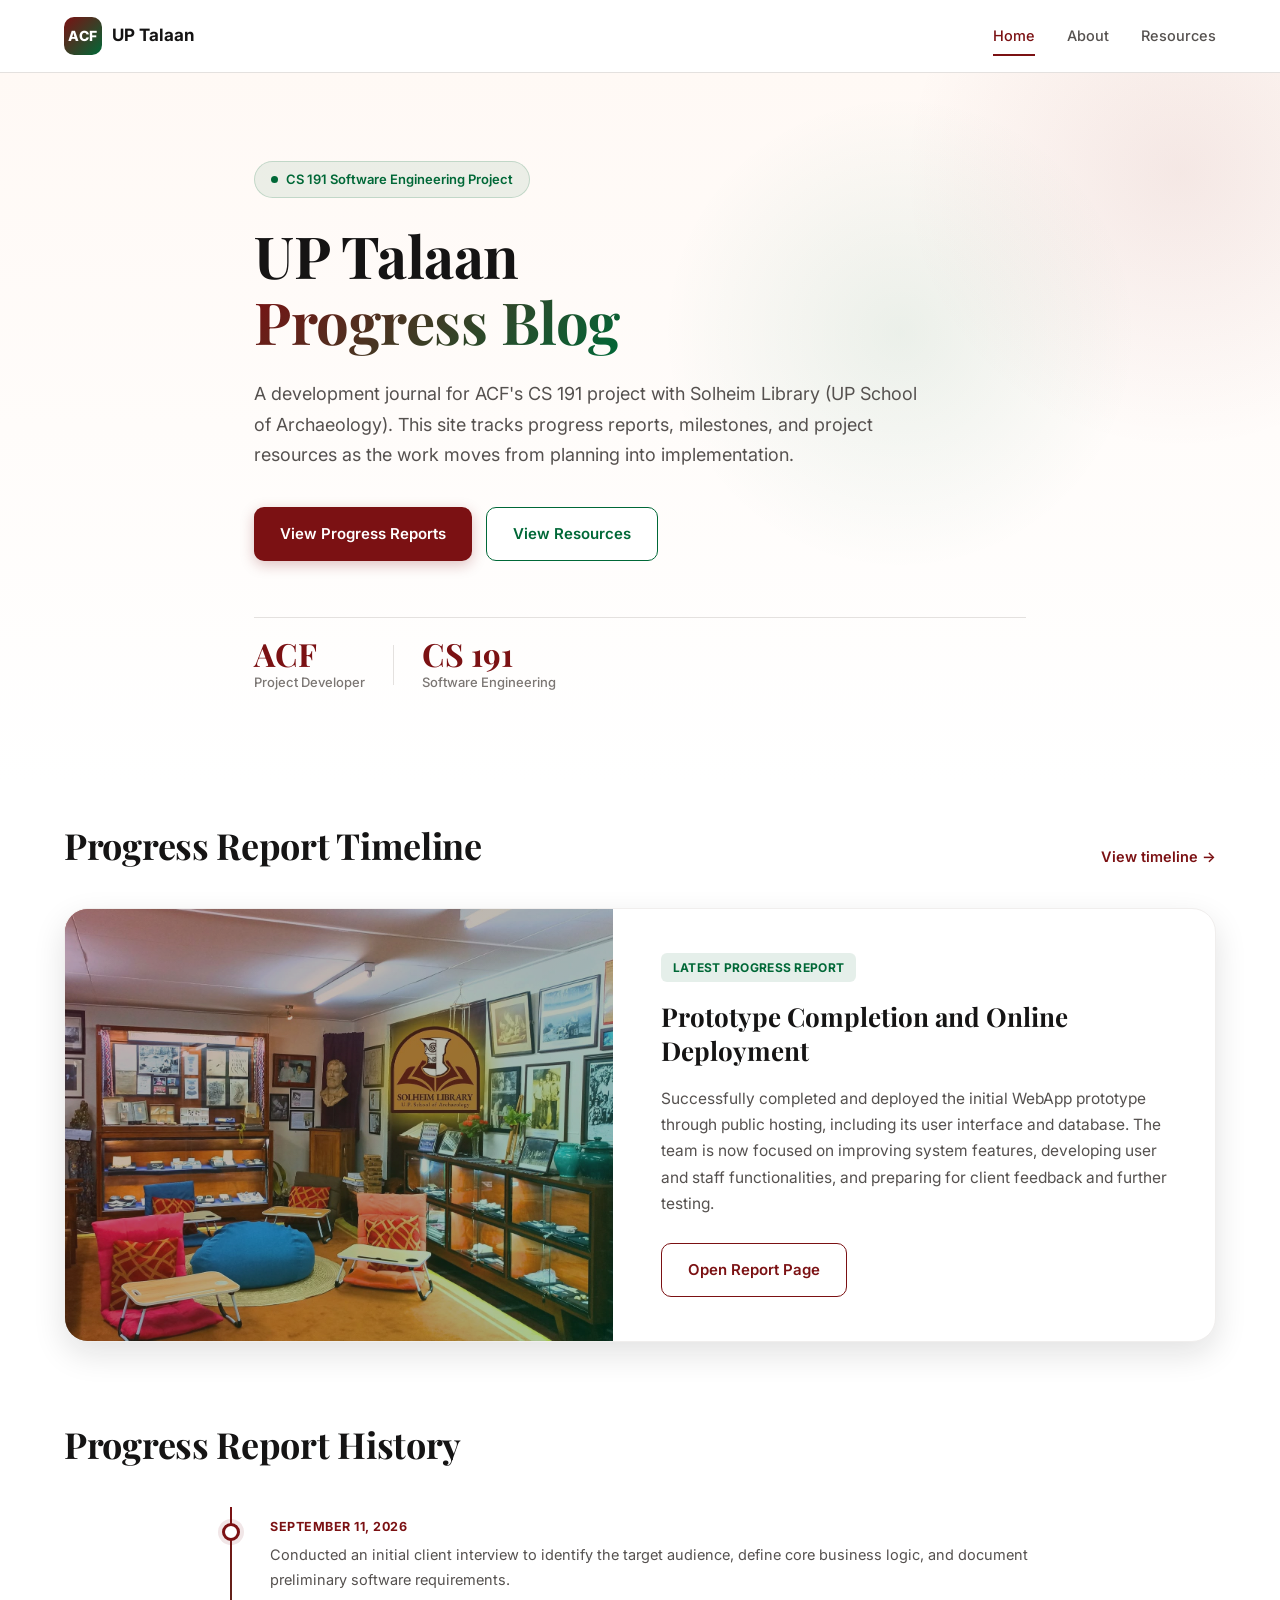
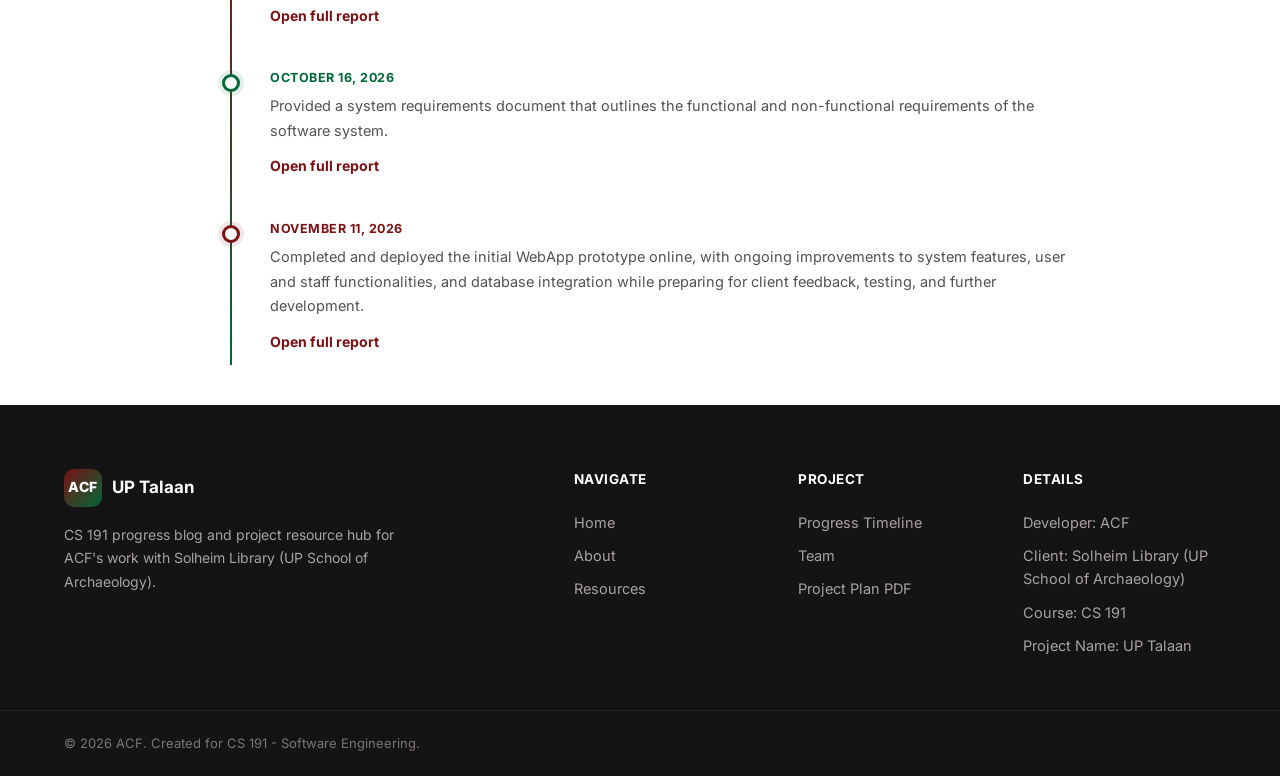
<file: index.html>
<!DOCTYPE html>
<html lang="en">
<head>
    <meta charset="UTF-8">
    <meta name="viewport" content="width=device-width, initial-scale=1.0">
    <title>UP Talaan | CS 191 Progress Blog</title>
    <link rel="stylesheet" href="css/styles.css">
    <link rel="preconnect" href="https://fonts.googleapis.com">
    <link rel="preconnect" href="https://fonts.gstatic.com" crossorigin>
    <link href="https://fonts.googleapis.com/css2?family=Inter:wght@300;400;500;600;700;800&family=Playfair+Display:wght@600;700;800&display=swap" rel="stylesheet">
</head>
<body>
    <header class="navbar">
        <div class="container nav-container">
            <a href="index.html" class="logo">
                <span class="logo-badge">ACF</span>
                <span class="logo-text">UP Talaan</span>
            </a>
            <nav class="nav-links">
                <a href="index.html" class="nav-link active">Home</a>
                <a href="about.html" class="nav-link">About</a>
                <a href="resources.html" class="nav-link">Resources</a>
            </nav>
            <button class="mobile-menu-btn" aria-label="Toggle menu" aria-expanded="false">
                <span></span>
                <span></span>
                <span></span>
            </button>
        </div>
    </header>

    <section class="hero">
        <div class="container hero-content">
            <div class="hero-badge">
                <span class="badge-dot"></span>
                CS 191 Software Engineering Project
            </div>
            <h1 class="hero-title">
                UP Talaan<br>
                <span class="hero-accent">Progress Blog</span>
            </h1>
            <p class="hero-subtitle">
                A development journal for ACF's CS 191 project with Solheim Library (UP School of Archaeology). This site tracks progress reports, milestones, and project resources as the work moves from planning into implementation.
            </p>
            <div class="hero-actions">
                <a href="#progress" class="btn btn-primary">View Progress Reports</a>
                <a href="resources.html" class="btn btn-secondary">View Resources</a>
            </div>
            <div class="hero-stats">
                <div class="stat">
                    <div class="stat-number">ACF</div>
                    <div class="stat-label">Project Developer</div>
                </div>
                <div class="stat-divider"></div>
                <div class="stat">
                    <div class="stat-number">CS 191</div>
                    <div class="stat-label">Software Engineering</div>
                </div>
            </div>
        </div>
        <div class="hero-decoration" aria-hidden="true"></div>
    </section>

    <section class="featured-section">
        <div class="container">
            <div class="section-header">
                <h2 class="section-title">Progress Report Timeline</h2>
                <a href="#progress" class="section-link">View timeline -&gt;</a>
            </div>

            <article class="featured-post">
                <div class="featured-image">
                    <div class="featured-image-fallback">
                        <img src="pictures/report-1.jpg">
                    </div>
                </div>
                <div class="featured-content">
                    <div class="post-category featured-category">Latest Progress Report</div>
                    <h3 class="featured-title">Prototype Completion and Online Deployment</h3>
                    <p class="featured-excerpt">Successfully completed and deployed the initial WebApp prototype through public hosting, including its user interface and database. The team is now focused on improving system features, developing user and staff functionalities, and preparing for client feedback and further testing.</p>
                    <div class="post-meta">
                        <a href="reports/report-3.html" class="btn btn-outline">Open Report Page</a>
                    </div>
                </div>
            </article>
        </div>
    </section>

    <section id="progress" class="timeline-section">
        <div class="container">
            <div class="section-header">
                <h2 class="section-title">Progress Report History</h2>
            </div>
            <div class="timeline">
                <div class="timeline-item">
                    <div class="timeline-dot"></div>
                    <div class="timeline-date">September 11, 2026</div>
                    <p class="timeline-desc">Conducted an initial client interview to identify the target audience, define core business logic, and document preliminary software requirements.</p>
                    <a href="reports/report-1.html" class="timeline-link">Open full report</a>
                </div> 
                <div class="timeline-item">
                    <div class="timeline-dot"></div>
                    <div class="timeline-date">October 16, 2026</div>
                    <p class="timeline-desc">Provided a system requirements document that outlines the functional and non-functional requirements of the software system.</p>
                    <a href="reports/report-2.html" class="timeline-link">Open full report</a>
                </div>
                <div class="timeline-item">
                    <div class="timeline-dot"></div>
                    <div class="timeline-date">November 11, 2026</div>
                    <p class="timeline-desc">Completed and deployed the initial WebApp prototype online, with ongoing improvements to system features, user and staff functionalities, and database integration while preparing for client feedback, testing, and further development.</p>
                    <a href="reports/report-3.html" class="timeline-link">Open full report</a>
                </div>
            </div>
        </div>
    </section>

    <footer class="footer">
        <div class="container footer-container">
            <div class="footer-brand">
                <a href="index.html" class="logo footer-logo">
                    <span class="logo-badge">ACF</span>
                    <span class="logo-text">UP Talaan</span>
                </a>
                <p class="footer-tagline">CS 191 progress blog and project resource hub for ACF's work with Solheim Library (UP School of Archaeology).</p>
            </div>
            <div class="footer-links-group">
                <div class="footer-col">
                    <h5>Navigate</h5>
                    <a href="index.html" class="footer-link">Home</a>
                    <a href="about.html" class="footer-link">About</a>
                    <a href="resources.html" class="footer-link">Resources</a>
                </div>
                <div class="footer-col">
                    <h5>Project</h5>
                    <a href="index.html#progress" class="footer-link">Progress Timeline</a>
                    <a href="about.html#team" class="footer-link">Team</a>
                    <a href="resources.html" class="footer-link">Project Plan PDF</a>
                </div>
                <div class="footer-col">
                    <h5>Details</h5>
                    <p class="footer-link" style="cursor:default;">Developer: ACF</p>
                    <p class="footer-link" style="cursor:default;">Client: Solheim Library (UP School of Archaeology)</p>
                    <p class="footer-link" style="cursor:default;">Course: CS 191</p>
                    <p class="footer-link" style="cursor:default;">Project Name: UP Talaan</p>
                </div>
            </div>
        </div>
        <div class="footer-bottom">
            <div class="container footer-bottom-inner">
                <p>&copy; 2026 ACF. Created for CS 191 - Software Engineering.</p>
            </div>
        </div>
    </footer>

    <script src="js/main.js"></script>
</body>
</html>
</file>
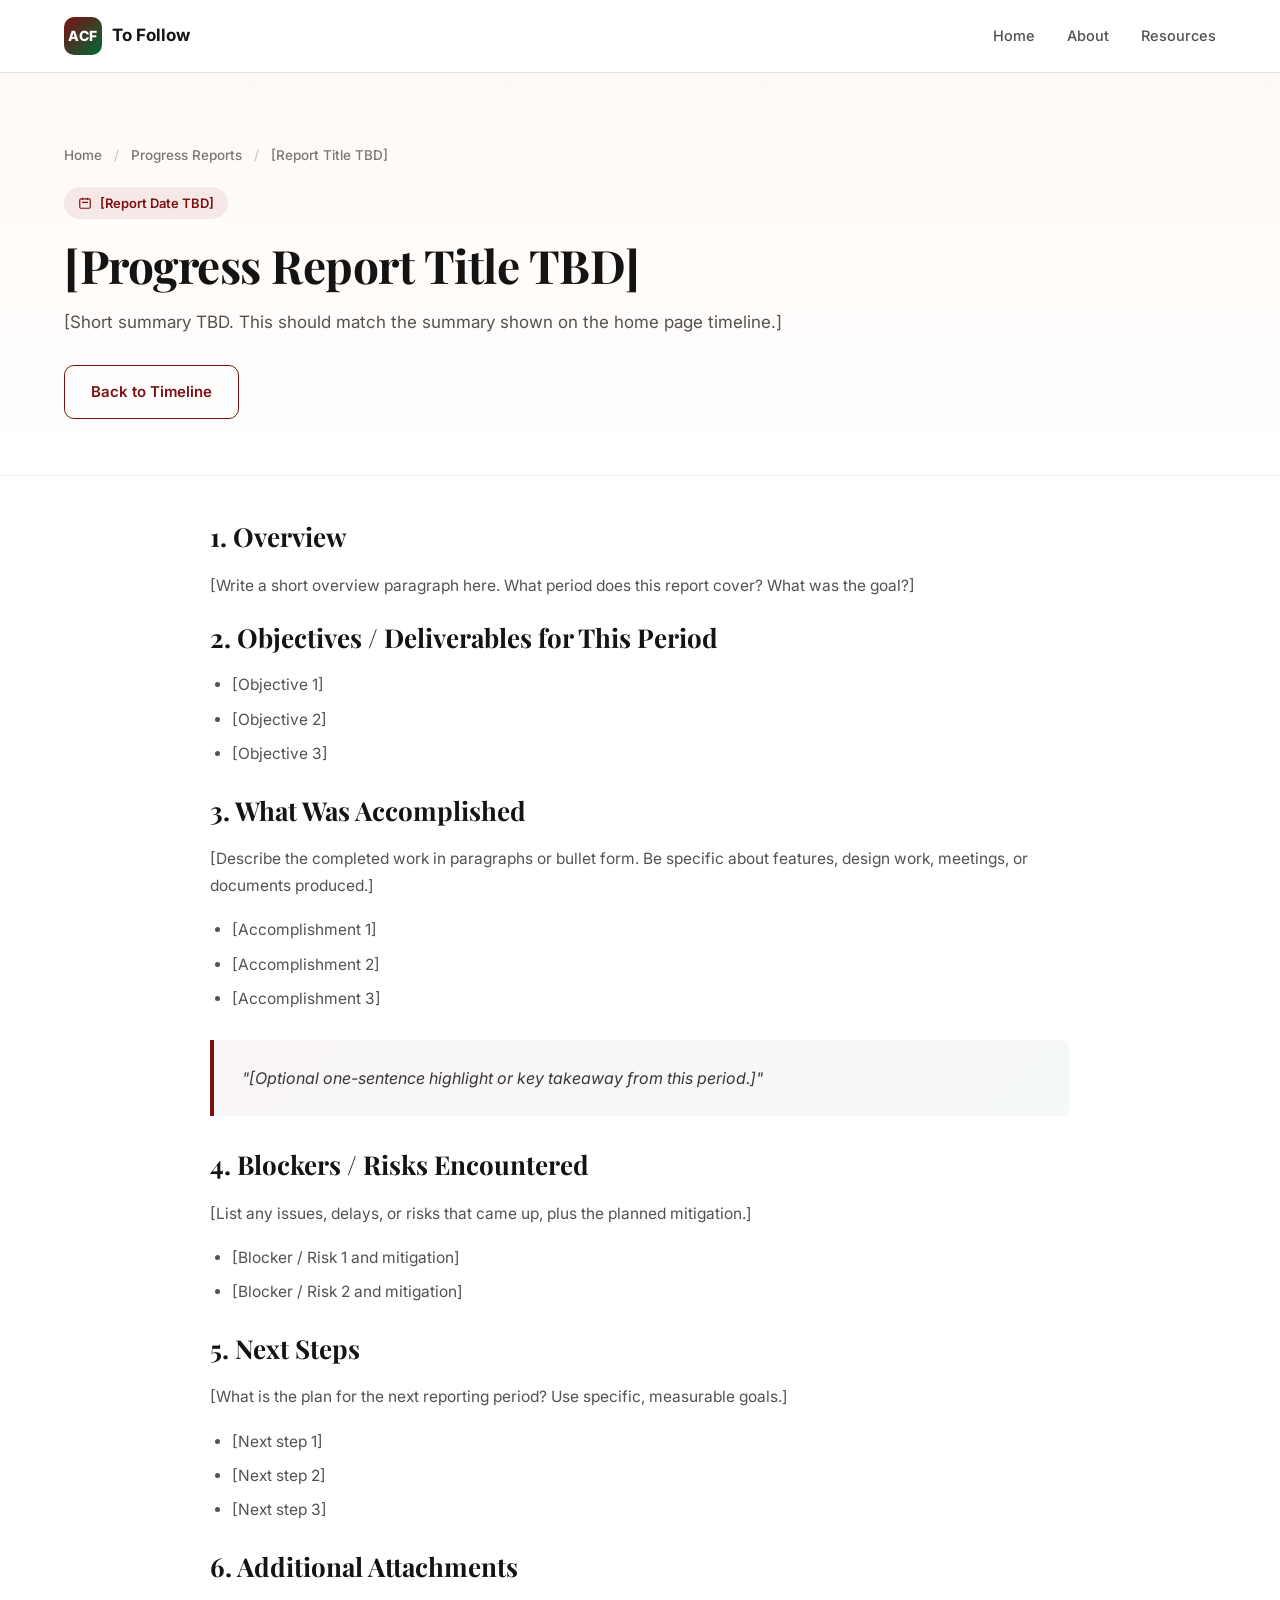
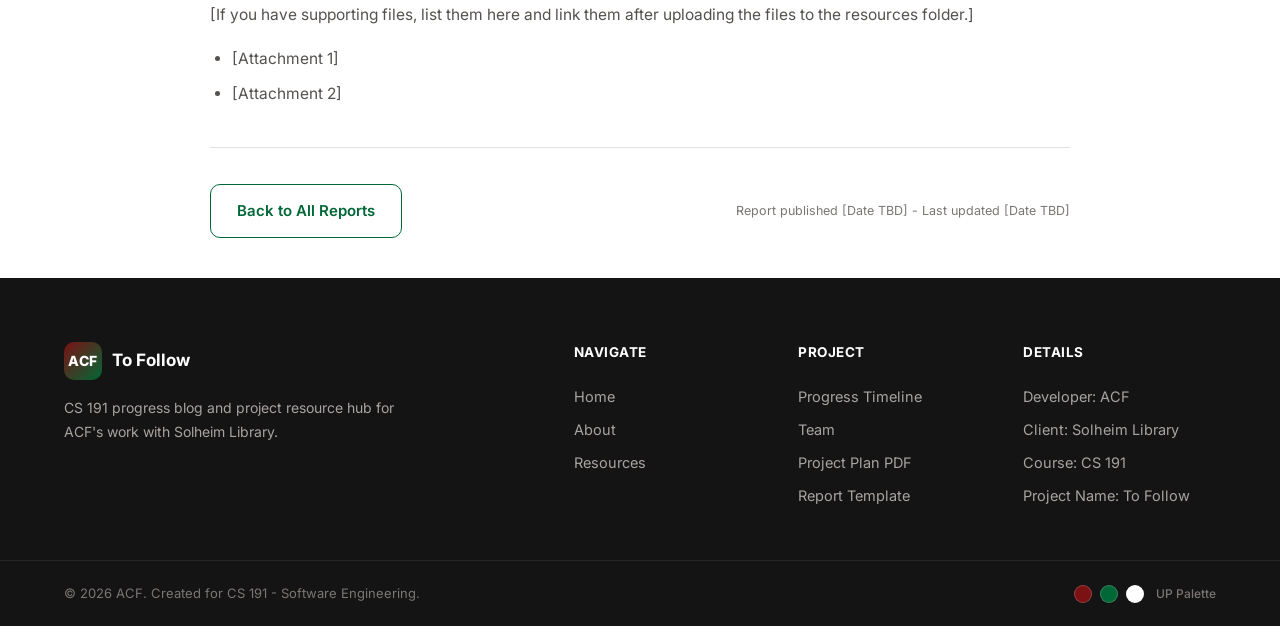
<file: report-template.html>
<!DOCTYPE html>
<html lang="en">
<head>
    <meta charset="UTF-8">
    <meta name="viewport" content="width=device-width, initial-scale=1.0">
    <title>[Report Title TBD] | To Follow</title>
    <link rel="stylesheet" href="css/styles.css">
    <link rel="preconnect" href="https://fonts.googleapis.com">
    <link rel="preconnect" href="https://fonts.gstatic.com" crossorigin>
    <link href="https://fonts.googleapis.com/css2?family=Inter:wght@300;400;500;600;700;800&family=Playfair+Display:wght@600;700;800&display=swap" rel="stylesheet">
</head>
<body>
    <!--
        To add a new progress report:
        1. Copy this file and rename it, for example progress-report-01.html.
        2. Replace the TBD text below with the report date, summary, and full content.
        3. Update the matching timeline link in index.html to point to the new file.
    -->
    <header class="navbar">
        <div class="container nav-container">
            <a href="index.html" class="logo">
                <span class="logo-badge">ACF</span>
                <span class="logo-text">To Follow</span>
            </a>
            <nav class="nav-links">
                <a href="index.html" class="nav-link">Home</a>
                <a href="about.html" class="nav-link">About</a>
                <a href="resources.html" class="nav-link">Resources</a>
            </nav>
            <button class="mobile-menu-btn" aria-label="Toggle menu" aria-expanded="false">
                <span></span>
                <span></span>
                <span></span>
            </button>
        </div>
    </header>

    <section class="page-hero">
        <div class="container">
            <div class="page-hero-content">
                <div class="breadcrumb">
                    <a href="index.html">Home</a>
                    <span class="breadcrumb-sep">/</span>
                    <a href="index.html#progress">Progress Reports</a>
                    <span class="breadcrumb-sep">/</span>
                    <span>[Report Title TBD]</span>
                </div>
                <p class="report-date-badge">
                    <svg viewBox="0 0 24 24" fill="none" stroke="currentColor" stroke-width="2">
                        <path d="M8 7V3m8 4V3m-9 8h10M5 21h14a2 2 0 002-2V7a2 2 0 00-2-2H5a2 2 0 00-2 2v12a2 2 0 002 2z"/>
                    </svg>
                    [Report Date TBD]
                </p>
                <h1 class="page-title">[Progress Report Title TBD]</h1>
                <p class="page-subtitle">[Short summary TBD. This should match the summary shown on the home page timeline.]</p>

                <div class="report-hero-actions">
                    <a href="index.html#progress" class="btn btn-outline">Back to Timeline</a>
                </div>
            </div>
        </div>
    </section>

    <section class="about-content-section">
        <div class="container">
            <div class="about-grid report-grid">
                <div class="about-content report-content">
                    <h2>1. Overview</h2>
                    <p>[Write a short overview paragraph here. What period does this report cover? What was the goal?]</p>

                    <h2>2. Objectives / Deliverables for This Period</h2>
                    <ul>
                        <li>[Objective 1]</li>
                        <li>[Objective 2]</li>
                        <li>[Objective 3]</li>
                    </ul>

                    <h2>3. What Was Accomplished</h2>
                    <p>[Describe the completed work in paragraphs or bullet form. Be specific about features, design work, meetings, or documents produced.]</p>
                    <ul>
                        <li>[Accomplishment 1]</li>
                        <li>[Accomplishment 2]</li>
                        <li>[Accomplishment 3]</li>
                    </ul>

                    <div class="about-highlight">
                        <p>"[Optional one-sentence highlight or key takeaway from this period.]"</p>
                    </div>

                    <h2>4. Blockers / Risks Encountered</h2>
                    <p>[List any issues, delays, or risks that came up, plus the planned mitigation.]</p>
                    <ul>
                        <li>[Blocker / Risk 1 and mitigation]</li>
                        <li>[Blocker / Risk 2 and mitigation]</li>
                    </ul>

                    <h2>5. Next Steps</h2>
                    <p>[What is the plan for the next reporting period? Use specific, measurable goals.]</p>
                    <ul>
                        <li>[Next step 1]</li>
                        <li>[Next step 2]</li>
                        <li>[Next step 3]</li>
                    </ul>

                    <h2>6. Additional Attachments</h2>
                    <p>[If you have supporting files, list them here and link them after uploading the files to the resources folder.]</p>
                    <ul>
                        <li>[Attachment 1]</li>
                        <li>[Attachment 2]</li>
                    </ul>

                    <div class="report-footer-actions">
                        <a href="index.html#progress" class="btn btn-secondary">Back to All Reports</a>
                        <div class="post-date">Report published [Date TBD] - Last updated [Date TBD]</div>
                    </div>
                </div>
            </div>
        </div>
    </section>

    <footer class="footer">
        <div class="container footer-container">
            <div class="footer-brand">
                <a href="index.html" class="logo footer-logo">
                    <span class="logo-badge">ACF</span>
                    <span class="logo-text">To Follow</span>
                </a>
                <p class="footer-tagline">CS 191 progress blog and project resource hub for ACF's work with Solheim Library.</p>
            </div>
            <div class="footer-links-group">
                <div class="footer-col">
                    <h5>Navigate</h5>
                    <a href="index.html" class="footer-link">Home</a>
                    <a href="about.html" class="footer-link">About</a>
                    <a href="resources.html" class="footer-link">Resources</a>
                </div>
                <div class="footer-col">
                    <h5>Project</h5>
                    <a href="index.html#progress" class="footer-link">Progress Timeline</a>
                    <a href="about.html#team" class="footer-link">Team</a>
                    <a href="resources.html" class="footer-link">Project Plan PDF</a>
                    <a href="report-template.html" class="footer-link">Report Template</a>
                </div>
                <div class="footer-col">
                    <h5>Details</h5>
                    <p class="footer-link" style="cursor:default;">Developer: ACF</p>
                    <p class="footer-link" style="cursor:default;">Client: Solheim Library</p>
                    <p class="footer-link" style="cursor:default;">Course: CS 191</p>
                    <p class="footer-link" style="cursor:default;">Project Name: To Follow</p>
                </div>
            </div>
        </div>
        <div class="footer-bottom">
            <div class="container footer-bottom-inner">
                <p>&copy; 2026 ACF. Created for CS 191 - Software Engineering.</p>
                <div class="footer-palette">
                    <span class="swatch swatch-red" title="#7b1113 - UP Maroon"></span>
                    <span class="swatch swatch-green" title="#006837 - UP Green"></span>
                    <span class="swatch swatch-white" title="#ffffff - White"></span>
                    <span class="palette-label">UP Palette</span>
                </div>
            </div>
        </div>
    </footer>

    <script src="js/main.js"></script>
</body>
</html>
</file>
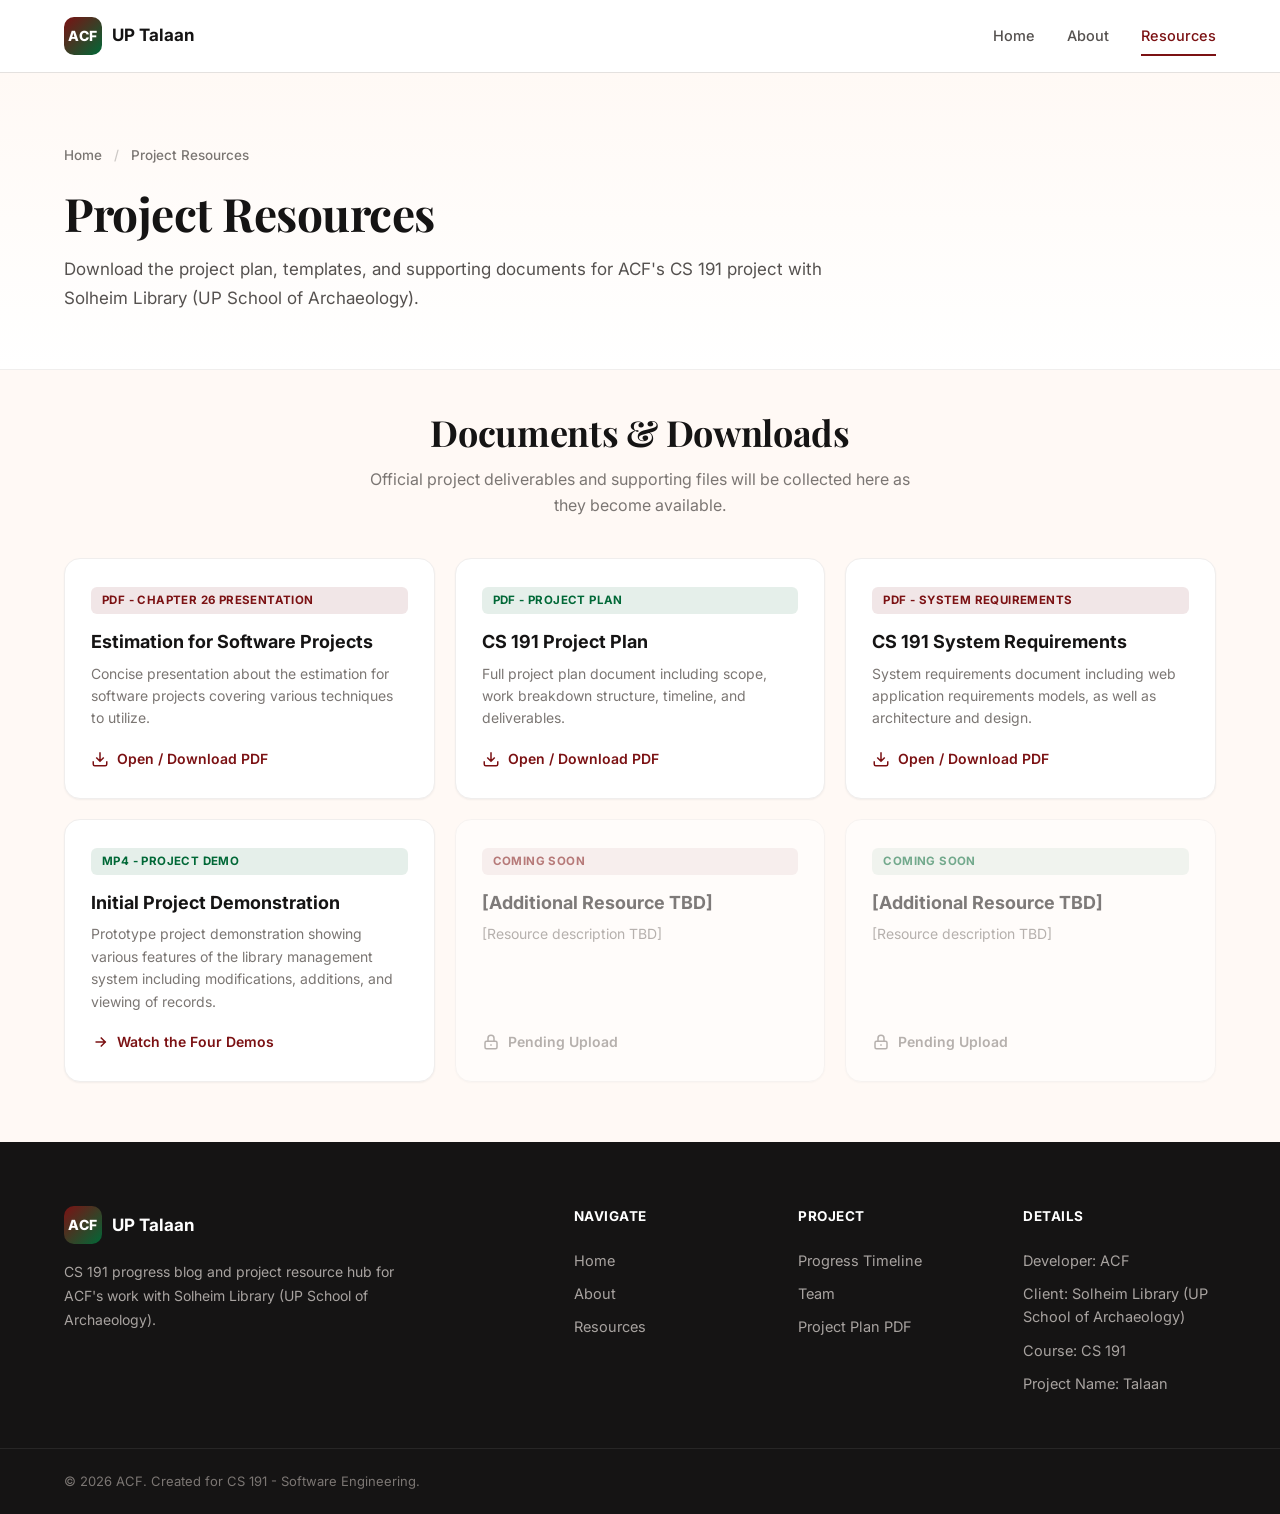
<file: resources.html>
<!DOCTYPE html>
<html lang="en">
<head>
    <meta charset="UTF-8">
    <meta name="viewport" content="width=device-width, initial-scale=1.0">
    <title>Resources | Talaan</title>
    <link rel="stylesheet" href="css/styles.css">
    <link rel="preconnect" href="https://fonts.googleapis.com">
    <link rel="preconnect" href="https://fonts.gstatic.com" crossorigin>
    <link href="https://fonts.googleapis.com/css2?family=Inter:wght@300;400;500;600;700;800&family=Playfair+Display:wght@600;700;800&display=swap" rel="stylesheet">
</head>
<body>
    <header class="navbar">
        <div class="container nav-container">
            <a href="index.html" class="logo">
                <span class="logo-badge">ACF</span>
                <span class="logo-text">UP Talaan</span>
            </a>
            <nav class="nav-links">
                <a href="index.html" class="nav-link">Home</a>
                <a href="about.html" class="nav-link">About</a>
                <a href="resources.html" class="nav-link active">Resources</a>
            </nav>
            <button class="mobile-menu-btn" aria-label="Toggle menu" aria-expanded="false">
                <span></span>
                <span></span>
                <span></span>
            </button>
        </div>
    </header>

    <section class="page-hero">
        <div class="container">
            <div class="page-hero-content">
                <div class="breadcrumb">
                    <a href="index.html">Home</a>
                    <span class="breadcrumb-sep">/</span>
                    <span>Project Resources</span>
                </div>
                <h1 class="page-title">Project Resources</h1>
                <p class="page-subtitle">Download the project plan, templates, and supporting documents for ACF's CS 191 project with Solheim Library (UP School of Archaeology).</p>
            </div>
        </div>
    </section>

    <section class="tech-stack-section">
        <div class="container">
            <div class="section-header center">
                <h2 class="section-title">Documents & Downloads</h2>
                <p class="section-subtitle">Official project deliverables and supporting files will be collected here as they become available.</p>
            </div>
            <div class="tech-grid">
                
                <a href="resources/Presentation.pdf" target="_blank" rel="noopener noreferrer" class="tech-item resource-card">
                    <div class="tech-badge tech-red">PDF - Chapter 26 Presentation</div>
                    <h4>Estimation for Software Projects</h4>
                    <p>Concise presentation about the estimation for software projects covering various techniques to utilize.</p>
                    <div class="resource-action">
                        <svg viewBox="0 0 24 24" fill="none" stroke="currentColor" stroke-width="2">
                            <path d="M21 15v4a2 2 0 01-2 2H5a2 2 0 01-2-2v-4M7 10l5 5 5-5M12 15V3"/>
                        </svg>
                        Open / Download PDF
                    </div>
                </a>
                
                <a href="resources/Project_Plan.pdf" target="_blank" rel="noopener noreferrer" class="tech-item resource-card">
                    <div class="tech-badge tech-green">PDF - Project Plan</div>
                    <h4>CS 191 Project Plan</h4>
                    <p>Full project plan document including scope, work breakdown structure, timeline, and deliverables.</p>
                    <div class="resource-action">
                        <svg viewBox="0 0 24 24" fill="none" stroke="currentColor" stroke-width="2">
                            <path d="M21 15v4a2 2 0 01-2 2H5a2 2 0 01-2-2v-4M7 10l5 5 5-5M12 15V3"/>
                        </svg>
                        Open / Download PDF
                    </div>
                </a>

                <a href="resources/ACF-CS-191-System-Requirements.pdf" target="_blank" rel="noopener noreferrer" class="tech-item resource-card">
                    <div class="tech-badge tech-red">PDF - System Requirements</div>
                    <h4>CS 191 System Requirements</h4>
                    <p>System requirements document including web application requirements models, as well as architecture and design.</p>
                    <div class="resource-action">
                        <svg viewBox="0 0 24 24" fill="none" stroke="currentColor" stroke-width="2">
                            <path d="M21 15v4a2 2 0 01-2 2H5a2 2 0 01-2-2v-4M7 10l5 5 5-5M12 15V3"/>
                        </svg>
                        Open / Download PDF
                    </div>
                </a>

                <!-- For copy of Additional Resource TBD -->
                <!-- <div class="tech-item resource-card resource-card-disabled">
                    <div class="tech-badge tech-red">Coming Soon</div>
                    <h4>[Additional Resource TBD]</h4>
                    <p>[Resource description TBD]</p>
                    <div class="resource-action muted">
                        <svg viewBox="0 0 24 24" fill="none" stroke="currentColor" stroke-width="2">
                            <path d="M12 15v2m-6 4h12a2 2 0 002-2v-6a2 2 0 00-2-2H6a2 2 0 00-2 2v6a2 2 0 002 2zm10-10V7a4 4 0 00-8 0v4h8z"/>
                        </svg>
                        Pending Upload
                    </div>
                </div> -->
            </div>

            <div class="tech-grid">
                <a href="resources/demo.html" class="tech-item resource-card">
                    <div class="tech-badge tech-green">MP4 - PROJECT DEMO</div>
                    <h4>Initial Project Demonstration</h4>
                    <p>Prototype project demonstration showing various features of the library management system including modifications, additions, and viewing of records.</p>
                    <div class="resource-action">
                        <svg viewBox="0 0 24 24" fill="none" stroke="currentColor" stroke-width="2">
                            <path d="M6 12h14M13 6l6 6-6 6"/>
                        </svg>Watch the Four Demos
                    </div>
                </a>

                <div class="tech-item resource-card resource-card-disabled">
                    <div class="tech-badge tech-red">Coming Soon</div>
                    <h4>[Additional Resource TBD]</h4>
                    <p>[Resource description TBD]</p>
                    <div class="resource-action muted">
                        <svg viewBox="0 0 24 24" fill="none" stroke="currentColor" stroke-width="2">
                            <path d="M12 15v2m-6 4h12a2 2 0 002-2v-6a2 2 0 00-2-2H6a2 2 0 00-2 2v6a2 2 0 002 2zm10-10V7a4 4 0 00-8 0v4h8z"/>
                        </svg>
                        Pending Upload
                    </div>
                </div>

                <div class="tech-item resource-card resource-card-disabled">
                    <div class="tech-badge tech-green">Coming Soon</div>
                    <h4>[Additional Resource TBD]</h4>
                    <p>[Resource description TBD]</p>
                    <div class="resource-action muted">
                        <svg viewBox="0 0 24 24" fill="none" stroke="currentColor" stroke-width="2">
                            <path d="M12 15v2m-6 4h12a2 2 0 002-2v-6a2 2 0 00-2-2H6a2 2 0 00-2 2v6a2 2 0 002 2zm10-10V7a4 4 0 00-8 0v4h8z"/>
                        </svg>
                        Pending Upload
                    </div>
                </div>
            </div>
        </div>
    </section>

    <footer class="footer">
        <div class="container footer-container">
            <div class="footer-brand">
                <a href="index.html" class="logo footer-logo">
                    <span class="logo-badge">ACF</span>
                    <span class="logo-text">UP Talaan</span>
                </a>
                <p class="footer-tagline">CS 191 progress blog and project resource hub for ACF's work with Solheim Library (UP School of Archaeology).</p>
            </div>
            <div class="footer-links-group">
                <div class="footer-col">
                    <h5>Navigate</h5>
                    <a href="index.html" class="footer-link">Home</a>
                    <a href="about.html" class="footer-link">About</a>
                    <a href="resources.html" class="footer-link">Resources</a>
                </div>
                <div class="footer-col">
                    <h5>Project</h5>
                    <a href="index.html#progress" class="footer-link">Progress Timeline</a>
                    <a href="about.html#team" class="footer-link">Team</a>
                    <a href="resources.html" class="footer-link">Project Plan PDF</a>
                </div>
                <div class="footer-col">
                    <h5>Details</h5>
                    <p class="footer-link" style="cursor:default;">Developer: ACF</p>
                    <p class="footer-link" style="cursor:default;">Client: Solheim Library (UP School of Archaeology)</p>
                    <p class="footer-link" style="cursor:default;">Course: CS 191</p>
                    <p class="footer-link" style="cursor:default;">Project Name: Talaan</p>
                </div>
            </div>
        </div>
        <div class="footer-bottom">
            <div class="container footer-bottom-inner">
                <p>&copy; 2026 ACF. Created for CS 191 - Software Engineering.</p>
            </div>
        </div>
    </footer>

    <script src="js/main.js"></script>
</body>
</html>
</file>
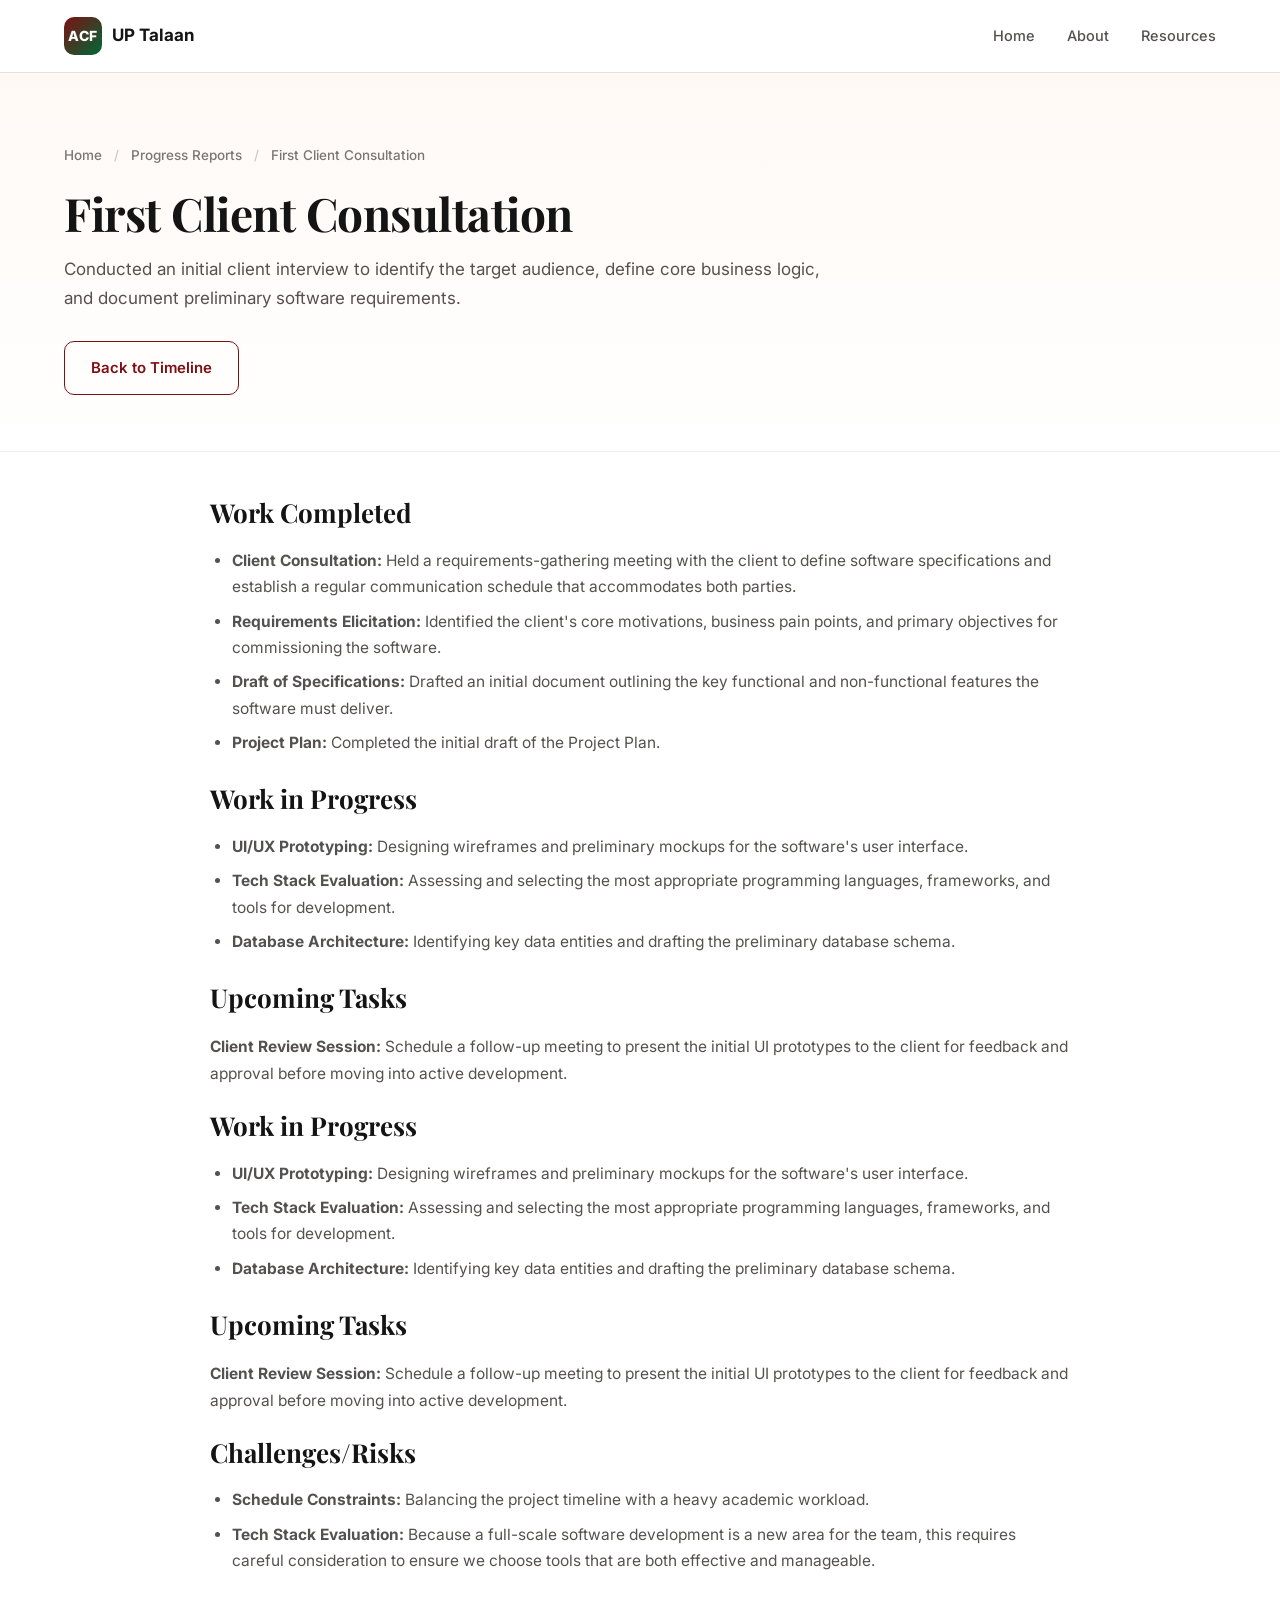
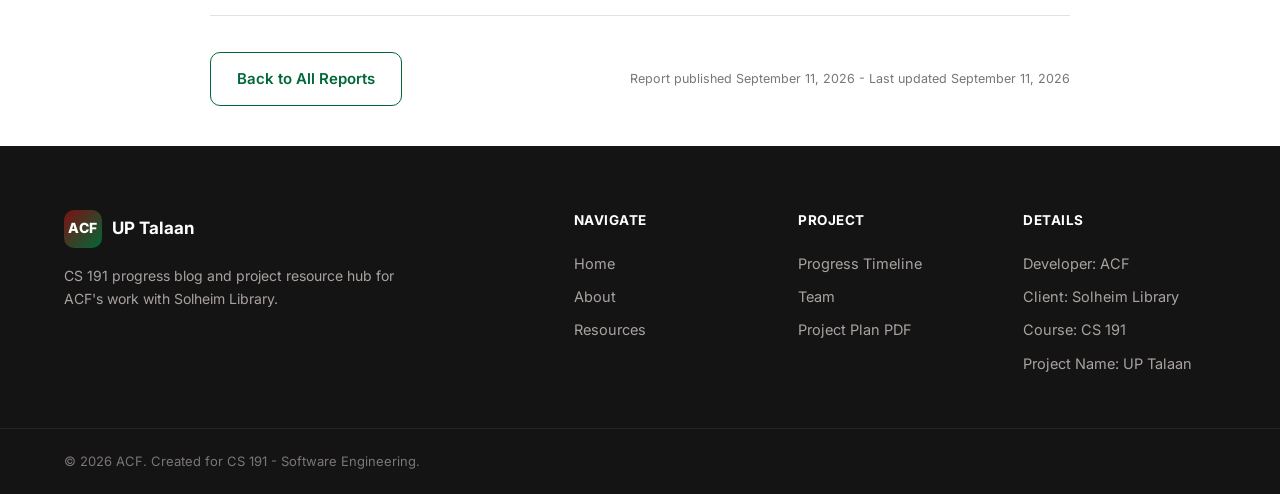
<file: reports/report-1.html>
<!DOCTYPE html>
<html lang="en">
<head>
    <meta charset="UTF-8">
    <meta name="viewport" content="width=device-width, initial-scale=1.0">
    <title>First Client Consultation | UP Talaan</title>
    <link rel="stylesheet" href="../css/styles.css">
    <link rel="preconnect" href="https://fonts.googleapis.com">
    <link rel="preconnect" href="https://fonts.gstatic.com" crossorigin>
    <link href="https://fonts.googleapis.com/css2?family=Inter:wght@300;400;500;600;700;800&family=Playfair+Display:wght@600;700;800&display=swap" rel="stylesheet">
</head>
<body>
    <header class="navbar">
        <div class="container nav-container">
            <a href="../index.html" class="logo">
                <span class="logo-badge">ACF</span>
                <span class="logo-text">UP Talaan</span>
            </a>
            <nav class="nav-links">
                <a href="../index.html" class="nav-link">Home</a>
                <a href="../about.html" class="nav-link">About</a>
                <a href="../resources.html" class="nav-link">Resources</a>
            </nav>
            <button class="mobile-menu-btn" aria-label="Toggle menu" aria-expanded="false">
                <span></span>
                <span></span>
                <span></span>
            </button>
        </div>
    </header>

    <section class="page-hero">
        <div class="container">
            <div class="page-hero-content">
                <div class="breadcrumb">
                    <a href="../index.html">Home</a>
                    <span class="breadcrumb-sep">/</span>
                    <a href="../index.html#progress">Progress Reports</a>
                    <span class="breadcrumb-sep">/</span>
                    <span>First Client Consultation</span>
                </div>
                <h1 class="page-title">First Client Consultation</h1>
                <p class="page-subtitle">Conducted an initial client interview to identify the target audience, define core business logic, and document preliminary software requirements.</p>

                <div class="report-hero-actions">
                    <a href="../index.html#progress" class="btn btn-outline">Back to Timeline</a>
                </div>
            </div>
        </div>
    </section>

    <section class="about-content-section">
        <div class="container">
            <div class="about-grid report-grid">
                <div class="about-content report-content">
                    <h2>Work Completed</h2>
                    
                    <ul>
                    <li><b>Client Consultation:</b> Held a requirements-gathering meeting with the client to define software specifications and establish a regular communication schedule that accommodates both parties. </li>
                    <li><b>Requirements Elicitation:</b> Identified the client's core motivations, business pain points, and primary objectives for commissioning the software.</li>
                    <li><b>Draft of Specifications:</b> Drafted an initial document outlining the key functional and non-functional features the software must deliver.</li>
                    <li><b>Project Plan: </b>Completed the initial draft of the Project Plan. </li>
                    </ul>

                    <h2>Work in Progress</h2>
                    <ul>
                        <li><b>UI/UX Prototyping: </b>Designing wireframes and preliminary mockups for the software's user interface. </li>
                        <li><b>Tech Stack Evaluation: </b>Assessing and selecting the most appropriate programming languages, frameworks, and tools for development.</li>
                        <li><b>Database Architecture: </b>Identifying key data entities and drafting the preliminary database schema. </li>
                    </ul>

                    <h2>Upcoming Tasks</h2>
                    <p><b>Client Review Session: </b>Schedule a follow-up meeting to present the initial UI prototypes to the client for feedback and approval before moving into active development. </p>
                    
                    <h2>Work in Progress</h2>
                    <ul>
                        <li><b>UI/UX Prototyping: </b>Designing wireframes and preliminary mockups for the software's user interface. </li>
                        <li><b>Tech Stack Evaluation: </b>Assessing and selecting the most appropriate programming languages, frameworks, and tools for development.</li>
                        <li><b>Database Architecture: </b>Identifying key data entities and drafting the preliminary database schema. </li>
                    </ul>

                    <h2>Upcoming Tasks</h2>
                    <p><b>Client Review Session: </b>Schedule a follow-up meeting to present the initial UI prototypes to the client for feedback and approval before moving into active development. </p>
                    
                    <h2>Challenges/Risks</h2>
                    <ul>
                        <li><b>Schedule Constraints: </b>Balancing the project timeline with a heavy academic workload. </li>
                        <li><b>Tech Stack Evaluation: </b>Because a full-scale software development is a new area for the team, this requires careful consideration to ensure we choose tools that are both effective and manageable. </li>
                    </ul>

                    <div class="report-footer-actions">
                        <a href="../index.html#progress" class="btn btn-secondary">Back to All Reports</a>
                        <div class="post-date">Report published September 11, 2026 - Last updated September 11, 2026</div>
                    </div>
                </div>
            </div>
        </div>
    </section>

    <footer class="footer">
        <div class="container footer-container">
            <div class="footer-brand">
                <a href="../index.html" class="logo footer-logo">
                    <span class="logo-badge">ACF</span>
                    <span class="logo-text">UP Talaan</span>
                </a>
                <p class="footer-tagline">CS 191 progress blog and project resource hub for ACF's work with Solheim Library.</p>
            </div>
            <div class="footer-links-group">
                <div class="footer-col">
                    <h5>Navigate</h5>
                    <a href="../index.html" class="footer-link">Home</a>
                    <a href="../about.html" class="footer-link">About</a>
                    <a href="../resources.html" class="footer-link">Resources</a>
                </div>
                <div class="footer-col">
                    <h5>Project</h5>
                    <a href="../index.html#progress" class="footer-link">Progress Timeline</a>
                    <a href="../about.html#team" class="footer-link">Team</a>
                    <a href="../resources.html" class="footer-link">Project Plan PDF</a>
                </div>
                <div class="footer-col">
                    <h5>Details</h5>
                    <p class="footer-link" style="cursor:default;">Developer: ACF</p>
                    <p class="footer-link" style="cursor:default;">Client: Solheim Library</p>
                    <p class="footer-link" style="cursor:default;">Course: CS 191</p>
                    <p class="footer-link" style="cursor:default;">Project Name: UP Talaan</p>
                </div>
            </div>
        </div>
        <div class="footer-bottom">
            <div class="container footer-bottom-inner">
                <p>&copy; 2026 ACF. Created for CS 191 - Software Engineering.</p>
            </div>
        </div>
    </footer>

    <script src="../js/main.js"></script>
</body>
</html>
</file>
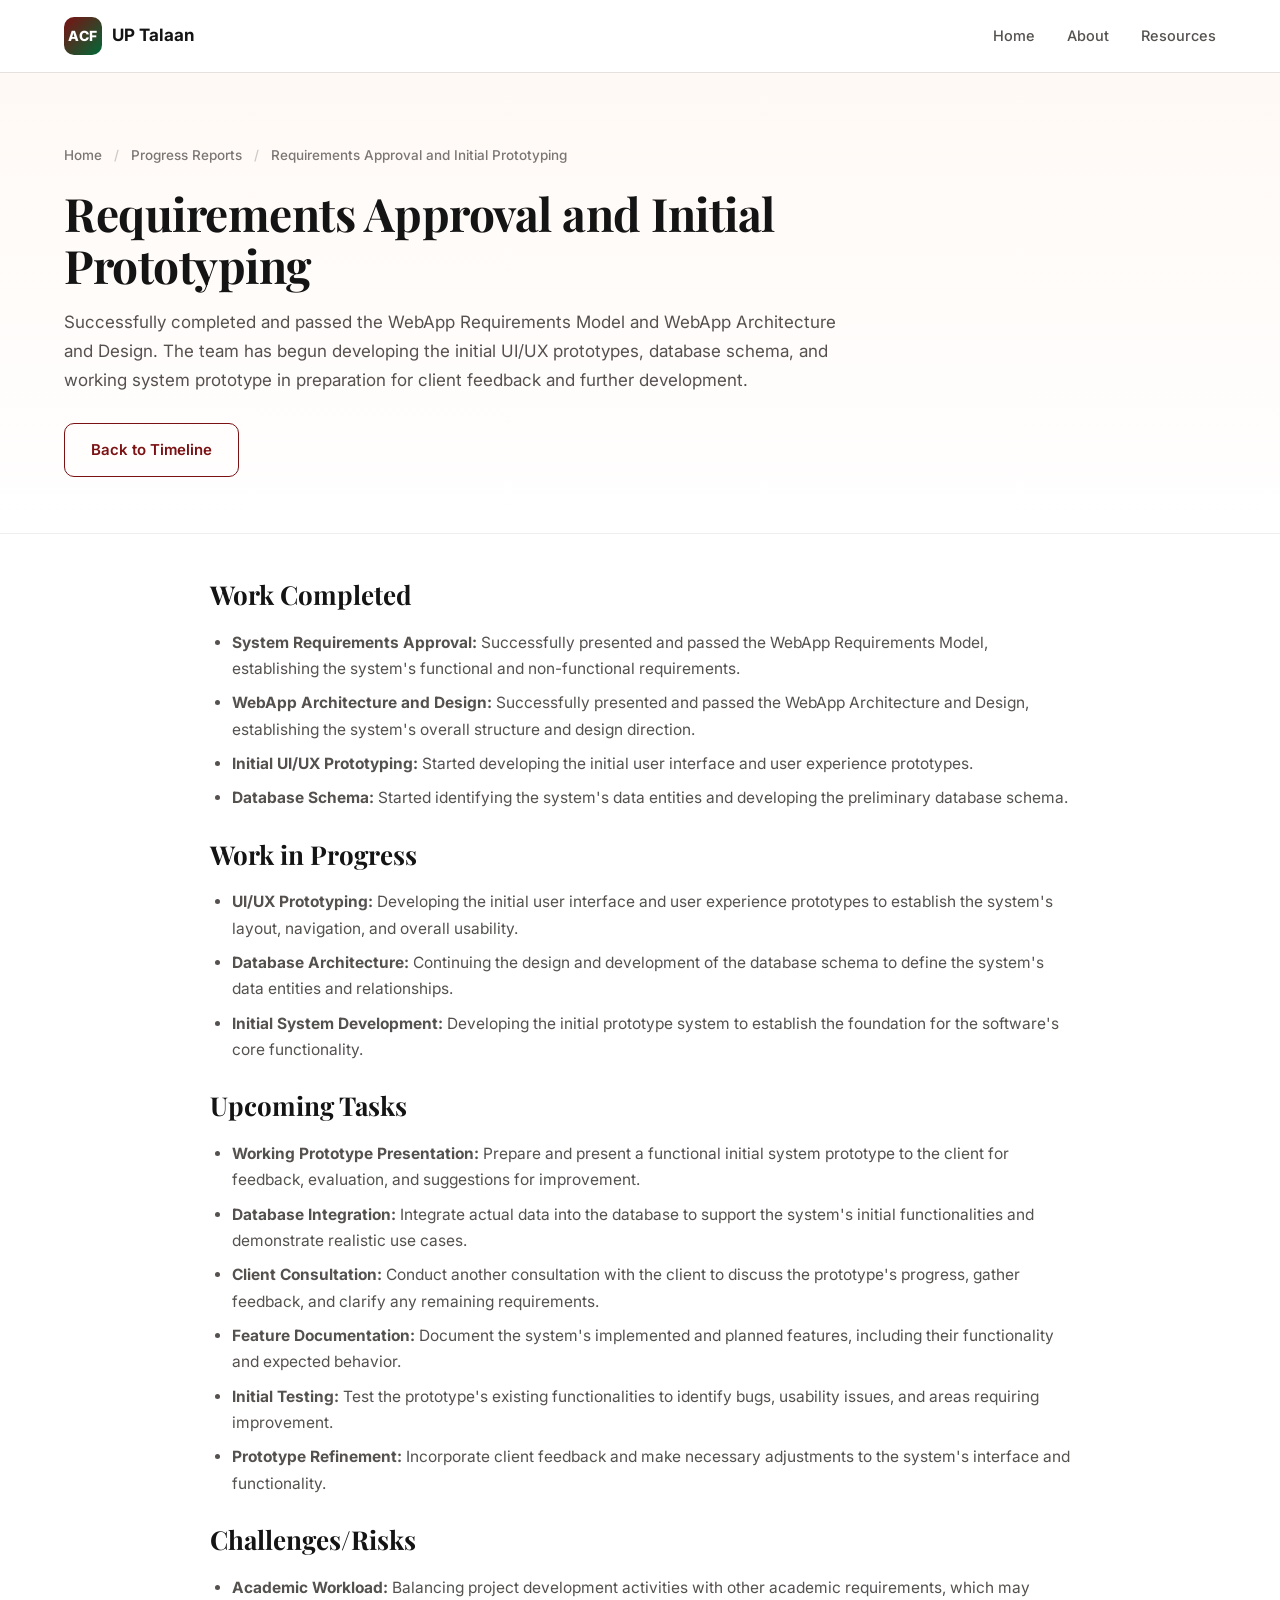
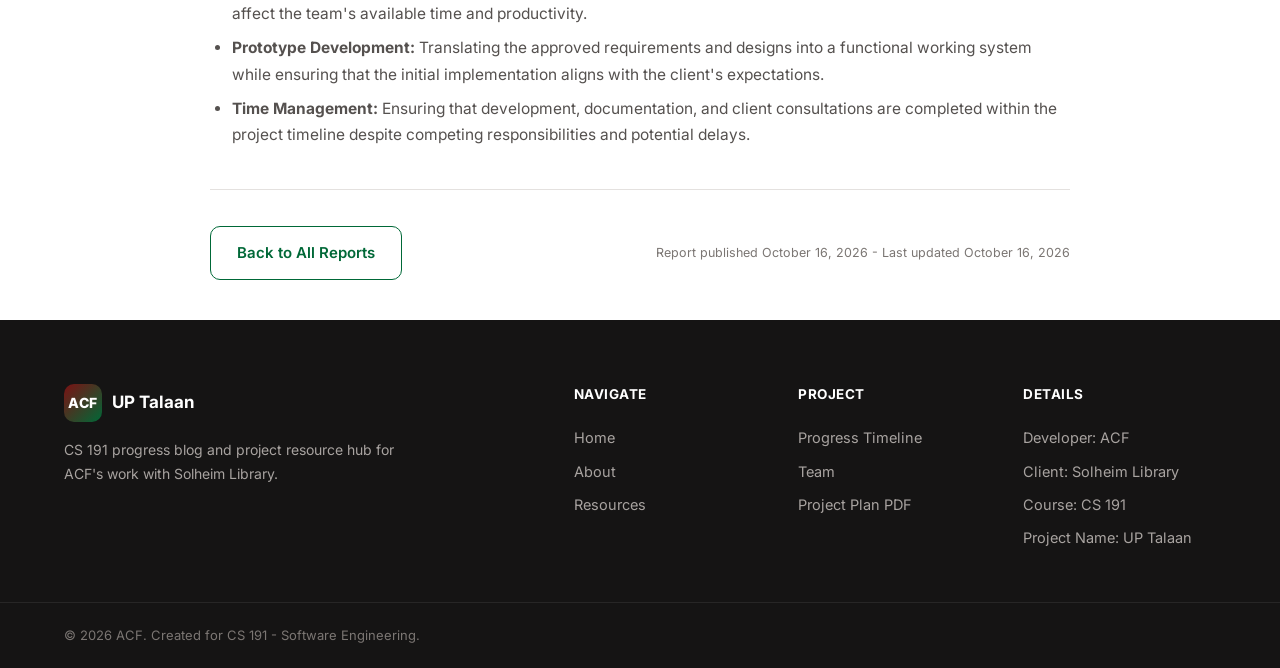
<file: reports/report-2.html>
<!DOCTYPE html>
<html lang="en">
<head>
    <meta charset="UTF-8">
    <meta name="viewport" content="width=device-width, initial-scale=1.0">
    <title>Requirements Approval and Initial Prototyping | UP Talaan</title>
    <link rel="stylesheet" href="../css/styles.css">
    <link rel="preconnect" href="https://fonts.googleapis.com">
    <link rel="preconnect" href="https://fonts.gstatic.com" crossorigin>
    <link href="https://fonts.googleapis.com/css2?family=Inter:wght@300;400;500;600;700;800&family=Playfair+Display:wght@600;700;800&display=swap" rel="stylesheet">
</head>
<body>
    <!--
        To add a new progress report:
        1. Copy this file and rename it, for example progress-report-01.html.
        2. Replace the TBD text below with the report date, summary, and full content.
        3. Update the matching timeline link in index.html to point to the new file.
    -->
    <header class="navbar">
        <div class="container nav-container">
            <a href="../index.html" class="logo">
                <span class="logo-badge">ACF</span>
                <span class="logo-text">UP Talaan</span>
            </a>
            <nav class="nav-links">
                <a href="../index.html" class="nav-link">Home</a>
                <a href="../about.html" class="nav-link">About</a>
                <a href="../resources.html" class="nav-link">Resources</a>
            </nav>
            <button class="mobile-menu-btn" aria-label="Toggle menu" aria-expanded="false">
                <span></span>
                <span></span>
                <span></span>
            </button>
        </div>
    </header>

    <section class="page-hero">
        <div class="container">
            <div class="page-hero-content">
                <div class="breadcrumb">
                    <a href="../index.html">Home</a>
                    <span class="breadcrumb-sep">/</span>
                    <a href="../index.html#progress">Progress Reports</a>
                    <span class="breadcrumb-sep">/</span>
                    <span>Requirements Approval and Initial Prototyping</span>
                </div>
                <h1 class="page-title">Requirements Approval and Initial Prototyping</h1>
                <p class="page-subtitle">Successfully completed and passed the WebApp Requirements Model and WebApp Architecture and Design. The team has begun developing the initial UI/UX prototypes, database schema, and working system prototype in preparation for client feedback and further development.</p>

                <div class="report-hero-actions">
                    <a href="../index.html#progress" class="btn btn-outline">Back to Timeline</a>
                </div>
            </div>
        </div>
    </section>

    <section class="about-content-section">
        <div class="container">
            <div class="about-grid report-grid">
                <div class="about-content report-content">
                    <h2>Work Completed</h2>
                    <ul>
                        <li><b>System Requirements Approval:</b> Successfully presented and passed the WebApp Requirements Model, establishing the system's functional and non-functional requirements.</li>
                        <li><b>WebApp Architecture and Design:</b> Successfully presented and passed the WebApp Architecture and Design, establishing the system's overall structure and design direction.</li>
                        <li><b>Initial UI/UX Prototyping:</b> Started developing the initial user interface and user experience prototypes.</li>
                        <li><b>Database Schema:</b> Started identifying the system's data entities and developing the preliminary database schema.</li>
                    </ul>

                    <h2>Work in Progress</h2>
                    <ul>
                        <li><b>UI/UX Prototyping:</b> Developing the initial user interface and user experience prototypes to establish the system's layout, navigation, and overall usability.</li>
                        <li><b>Database Architecture:</b> Continuing the design and development of the database schema to define the system's data entities and relationships.</li>
                        <li><b>Initial System Development:</b> Developing the initial prototype system to establish the foundation for the software's core functionality.</li>
                    </ul>
                    <h2>Upcoming Tasks</h2>
                    <ul>
                        <li><b>Working Prototype Presentation:</b> Prepare and present a functional initial system prototype to the client for feedback, evaluation, and suggestions for improvement.</li>
                        <li><b>Database Integration:</b> Integrate actual data into the database to support the system's initial functionalities and demonstrate realistic use cases.</li>
                        <li><b>Client Consultation:</b> Conduct another consultation with the client to discuss the prototype's progress, gather feedback, and clarify any remaining requirements.</li>
                        <li><b>Feature Documentation:</b> Document the system's implemented and planned features, including their functionality and expected behavior.</li>
                        <li><b>Initial Testing:</b> Test the prototype's existing functionalities to identify bugs, usability issues, and areas requiring improvement.</li>
                        <li><b>Prototype Refinement:</b> Incorporate client feedback and make necessary adjustments to the system's interface and functionality.</li>
                    </ul>
                    <h2>Challenges/Risks</h2>
                    <ul>
                        <li><b>Academic Workload:</b> Balancing project development activities with other academic requirements, which may affect the team's available time and productivity.</li>
                        <li><b>Prototype Development:</b> Translating the approved requirements and designs into a functional working system while ensuring that the initial implementation aligns with the client's expectations.</li>
                        <li><b>Time Management:</b> Ensuring that development, documentation, and client consultations are completed within the project timeline despite competing responsibilities and potential delays.</li>
                    </ul>
                    <div class="report-footer-actions">
                        <a href="../index.html#progress" class="btn btn-secondary">Back to All Reports</a>
                        <div class="post-date">Report published October 16, 2026 - Last updated October 16, 2026</div>
                    </div>
                </div>
            </div>
        </div>
    </section>

    <footer class="footer">
        <div class="container footer-container">
            <div class="footer-brand">
                <a href="../index.html" class="logo footer-logo">
                    <span class="logo-badge">ACF</span>
                    <span class="logo-text">UP Talaan</span>
                </a>
                <p class="footer-tagline">CS 191 progress blog and project resource hub for ACF's work with Solheim Library.</p>
            </div>
            <div class="footer-links-group">
                <div class="footer-col">
                    <h5>Navigate</h5>
                    <a href="../index.html" class="footer-link">Home</a>
                    <a href="../about.html" class="footer-link">About</a>
                    <a href="../resources.html" class="footer-link">Resources</a>
                </div>
                <div class="footer-col">
                    <h5>Project</h5>
                    <a href="../index.html#progress" class="footer-link">Progress Timeline</a>
                    <a href="../about.html#team" class="footer-link">Team</a>
                    <a href="../resources.html" class="footer-link">Project Plan PDF</a>
                </div>
                <div class="footer-col">
                    <h5>Details</h5>
                    <p class="footer-link" style="cursor:default;">Developer: ACF</p>
                    <p class="footer-link" style="cursor:default;">Client: Solheim Library</p>
                    <p class="footer-link" style="cursor:default;">Course: CS 191</p>
                    <p class="footer-link" style="cursor:default;">Project Name: UP Talaan</p>
                </div>
            </div>
        </div>
        <div class="footer-bottom">
            <div class="container footer-bottom-inner">
                <p>&copy; 2026 ACF. Created for CS 191 - Software Engineering.</p>
            </div>
        </div>
    </footer>

    <script src="../js/main.js"></script>
</body>
</html>
</file>
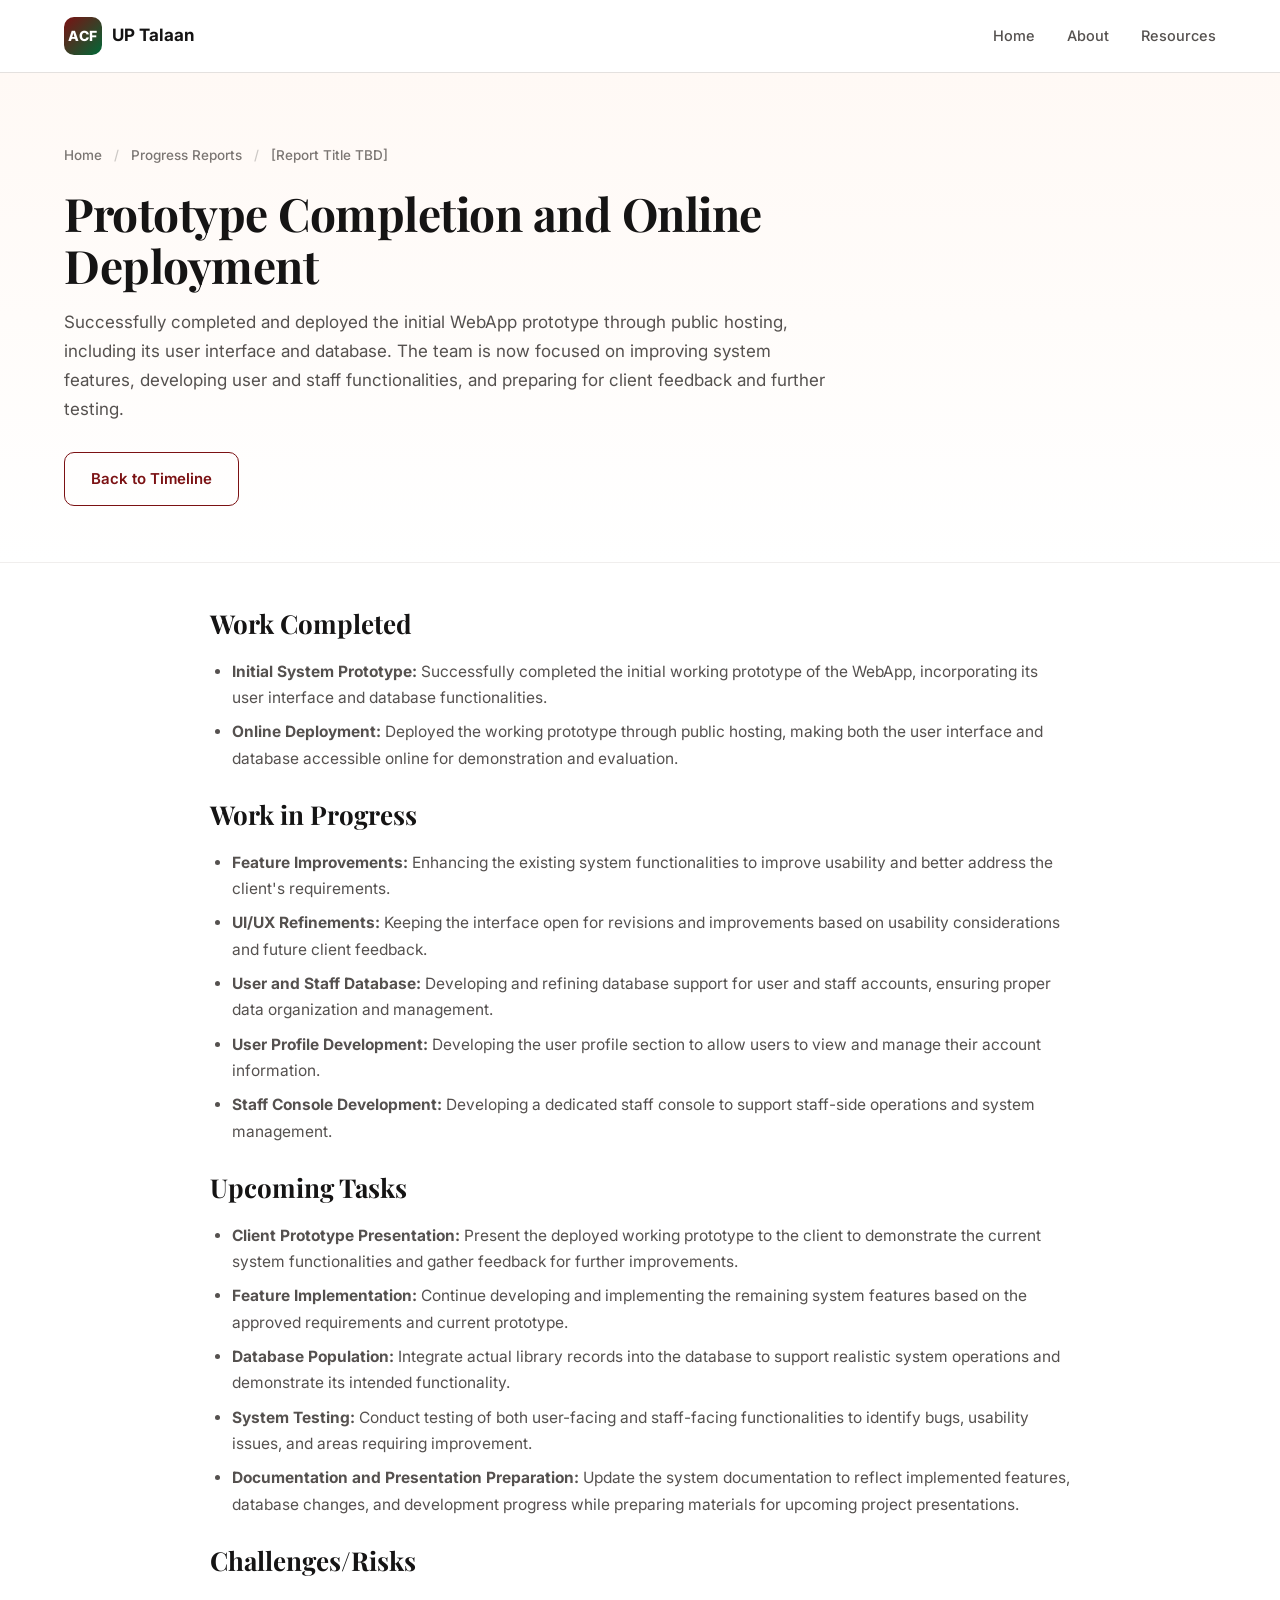
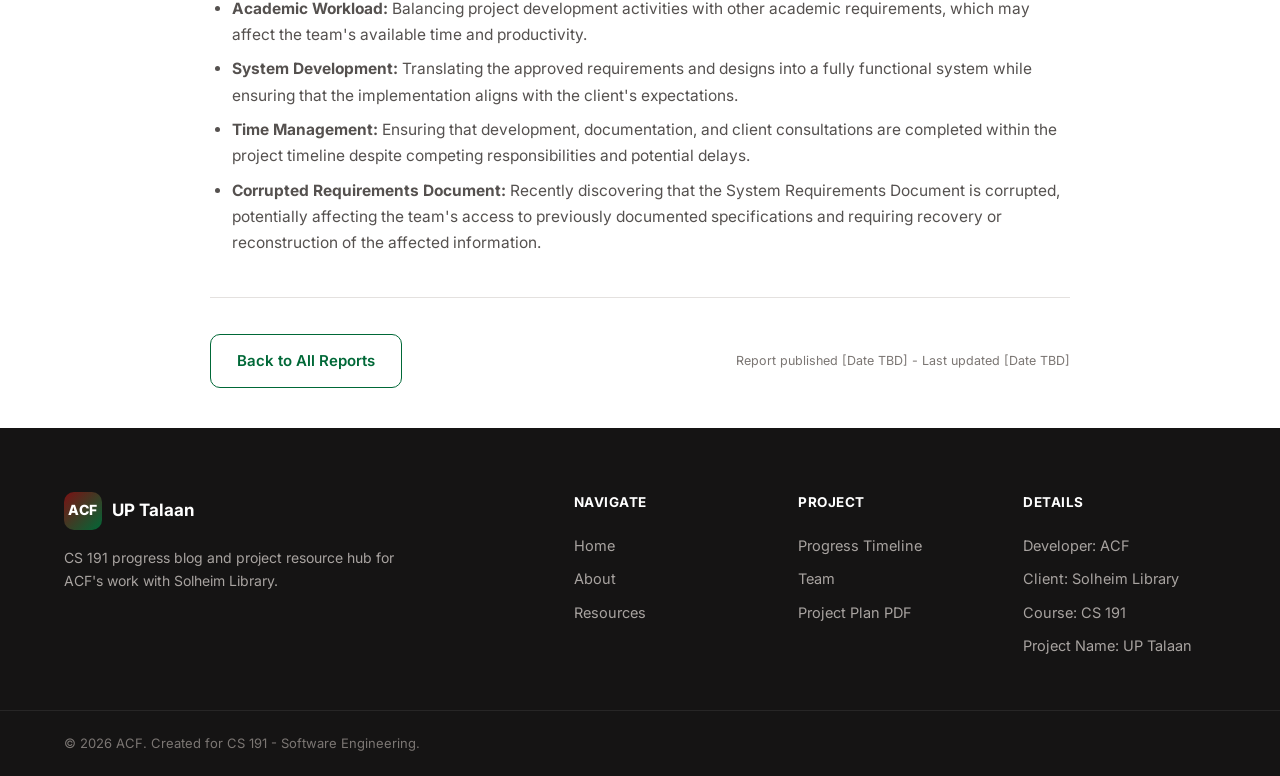
<file: reports/report-3.html>
<!DOCTYPE html>
<html lang="en">
<head>
    <meta charset="UTF-8">
    <meta name="viewport" content="width=device-width, initial-scale=1.0">
    <title>Prototype Completion and Online Deployment | UP Talaan</title>
    <link rel="stylesheet" href="../css/styles.css">
    <link rel="preconnect" href="https://fonts.googleapis.com">
    <link rel="preconnect" href="https://fonts.gstatic.com" crossorigin>
    <link href="https://fonts.googleapis.com/css2?family=Inter:wght@300;400;500;600;700;800&family=Playfair+Display:wght@600;700;800&display=swap" rel="stylesheet">
</head>
<body>
    <!--
        To add a new progress report:
        1. Copy this file and rename it, for example progress-report-01.html.
        2. Replace the TBD text below with the report date, summary, and full content.
        3. Update the matching timeline link in index.html to point to the new file.
    -->
    <header class="navbar">
        <div class="container nav-container">
            <a href="../index.html" class="logo">
                <span class="logo-badge">ACF</span>
                <span class="logo-text">UP Talaan</span>
            </a>
            <nav class="nav-links">
                <a href="../index.html" class="nav-link">Home</a>
                <a href="../about.html" class="nav-link">About</a>
                <a href="../resources.html" class="nav-link">Resources</a>
            </nav>
            <button class="mobile-menu-btn" aria-label="Toggle menu" aria-expanded="false">
                <span></span>
                <span></span>
                <span></span>
            </button>
        </div>
    </header>

    <section class="page-hero">
        <div class="container">
            <div class="page-hero-content">
                <div class="breadcrumb">
                    <a href="../index.html">Home</a>
                    <span class="breadcrumb-sep">/</span>
                    <a href="../index.html#progress">Progress Reports</a>
                    <span class="breadcrumb-sep">/</span>
                    <span>[Report Title TBD]</span>
                </div>
                <h1 class="page-title">Prototype Completion and Online Deployment</h1>
                <p class="page-subtitle">Successfully completed and deployed the initial WebApp prototype through public hosting, including its user interface and database. The team is now focused on improving system features, developing user and staff functionalities, and preparing for client feedback and further testing.</p>

                <div class="report-hero-actions">
                    <a href="../index.html#progress" class="btn btn-outline">Back to Timeline</a>
                </div>
            </div>
        </div>
    </section>

    <section class="about-content-section">
        <div class="container">
            <div class="about-grid report-grid">
                <div class="about-content report-content">
                    <h2>Work Completed</h2>
                    <ul>
                        <li><b>Initial System Prototype:</b> Successfully completed the initial working prototype of the WebApp, incorporating its user interface and database functionalities.</li>
                        <li><b>Online Deployment:</b> Deployed the working prototype through public hosting, making both the user interface and database accessible online for demonstration and evaluation.</li>
                    </ul>

                    <h2>Work in Progress</h2>
                    <ul>
                        <li><b>Feature Improvements:</b> Enhancing the existing system functionalities to improve usability and better address the client's requirements.</li>
                        <li><b>UI/UX Refinements:</b> Keeping the interface open for revisions and improvements based on usability considerations and future client feedback.</li>
                        <li><b>User and Staff Database:</b> Developing and refining database support for user and staff accounts, ensuring proper data organization and management.</li>
                        <li><b>User Profile Development:</b> Developing the user profile section to allow users to view and manage their account information.</li>
                        <li><b>Staff Console Development:</b> Developing a dedicated staff console to support staff-side operations and system management.</li>
                    </ul>

                    <h2>Upcoming Tasks</h2>
                    <ul>
                        <li><b>Client Prototype Presentation:</b> Present the deployed working prototype to the client to demonstrate the current system functionalities and gather feedback for further improvements.</li>
                        <li><b>Feature Implementation:</b> Continue developing and implementing the remaining system features based on the approved requirements and current prototype.</li>
                        <li><b>Database Population:</b> Integrate actual library records into the database to support realistic system operations and demonstrate its intended functionality.</li>
                        <li><b>System Testing:</b> Conduct testing of both user-facing and staff-facing functionalities to identify bugs, usability issues, and areas requiring improvement.</li>
                        <li><b>Documentation and Presentation Preparation:</b> Update the system documentation to reflect implemented features, database changes, and development progress while preparing materials for upcoming project presentations.</li>
                    </ul>

                    <h2>Challenges/Risks</h2>
                    <ul>
                        <li><b>Academic Workload:</b> Balancing project development activities with other academic requirements, which may affect the team's available time and productivity.</li>
                        <li><b>System Development:</b> Translating the approved requirements and designs into a fully functional system while ensuring that the implementation aligns with the client's expectations.</li>
                        <li><b>Time Management:</b> Ensuring that development, documentation, and client consultations are completed within the project timeline despite competing responsibilities and potential delays.</li>
                        <li><b>Corrupted Requirements Document:</b> Recently discovering that the System Requirements Document is corrupted, potentially affecting the team's access to previously documented specifications and requiring recovery or reconstruction of the affected information.</li>
                    </ul>
                    

                    <div class="report-footer-actions">
                        <a href="../index.html#progress" class="btn btn-secondary">Back to All Reports</a>
                        <div class="post-date">Report published [Date TBD] - Last updated [Date TBD]</div>
                    </div>
                </div>
            </div>
        </div>
    </section>

    <footer class="footer">
        <div class="container footer-container">
            <div class="footer-brand">
                <a href="../index.html" class="logo footer-logo">
                    <span class="logo-badge">ACF</span>
                    <span class="logo-text">UP Talaan</span>
                </a>
                <p class="footer-tagline">CS 191 progress blog and project resource hub for ACF's work with Solheim Library.</p>
            </div>
            <div class="footer-links-group">
                <div class="footer-col">
                    <h5>Navigate</h5>
                    <a href="../index.html" class="footer-link">Home</a>
                    <a href="../about.html" class="footer-link">About</a>
                    <a href="../resources.html" class="footer-link">Resources</a>
                </div>
                <div class="footer-col">
                    <h5>Project</h5>
                    <a href="../index.html#progress" class="footer-link">Progress Timeline</a>
                    <a href="../about.html#team" class="footer-link">Team</a>
                    <a href="../resources.html" class="footer-link">Project Plan PDF</a>
                </div>
                <div class="footer-col">
                    <h5>Details</h5>
                    <p class="footer-link" style="cursor:default;">Developer: ACF</p>
                    <p class="footer-link" style="cursor:default;">Client: Solheim Library</p>
                    <p class="footer-link" style="cursor:default;">Course: CS 191</p>
                    <p class="footer-link" style="cursor:default;">Project Name: UP Talaan</p>
                </div>
            </div>
        </div>
        <div class="footer-bottom">
            <div class="container footer-bottom-inner">
                <p>&copy; 2026 ACF. Created for CS 191 - Software Engineering.</p>
            </div>
        </div>
    </footer>

    <script src="../js/main.js"></script>
</body>
</html>
</file>
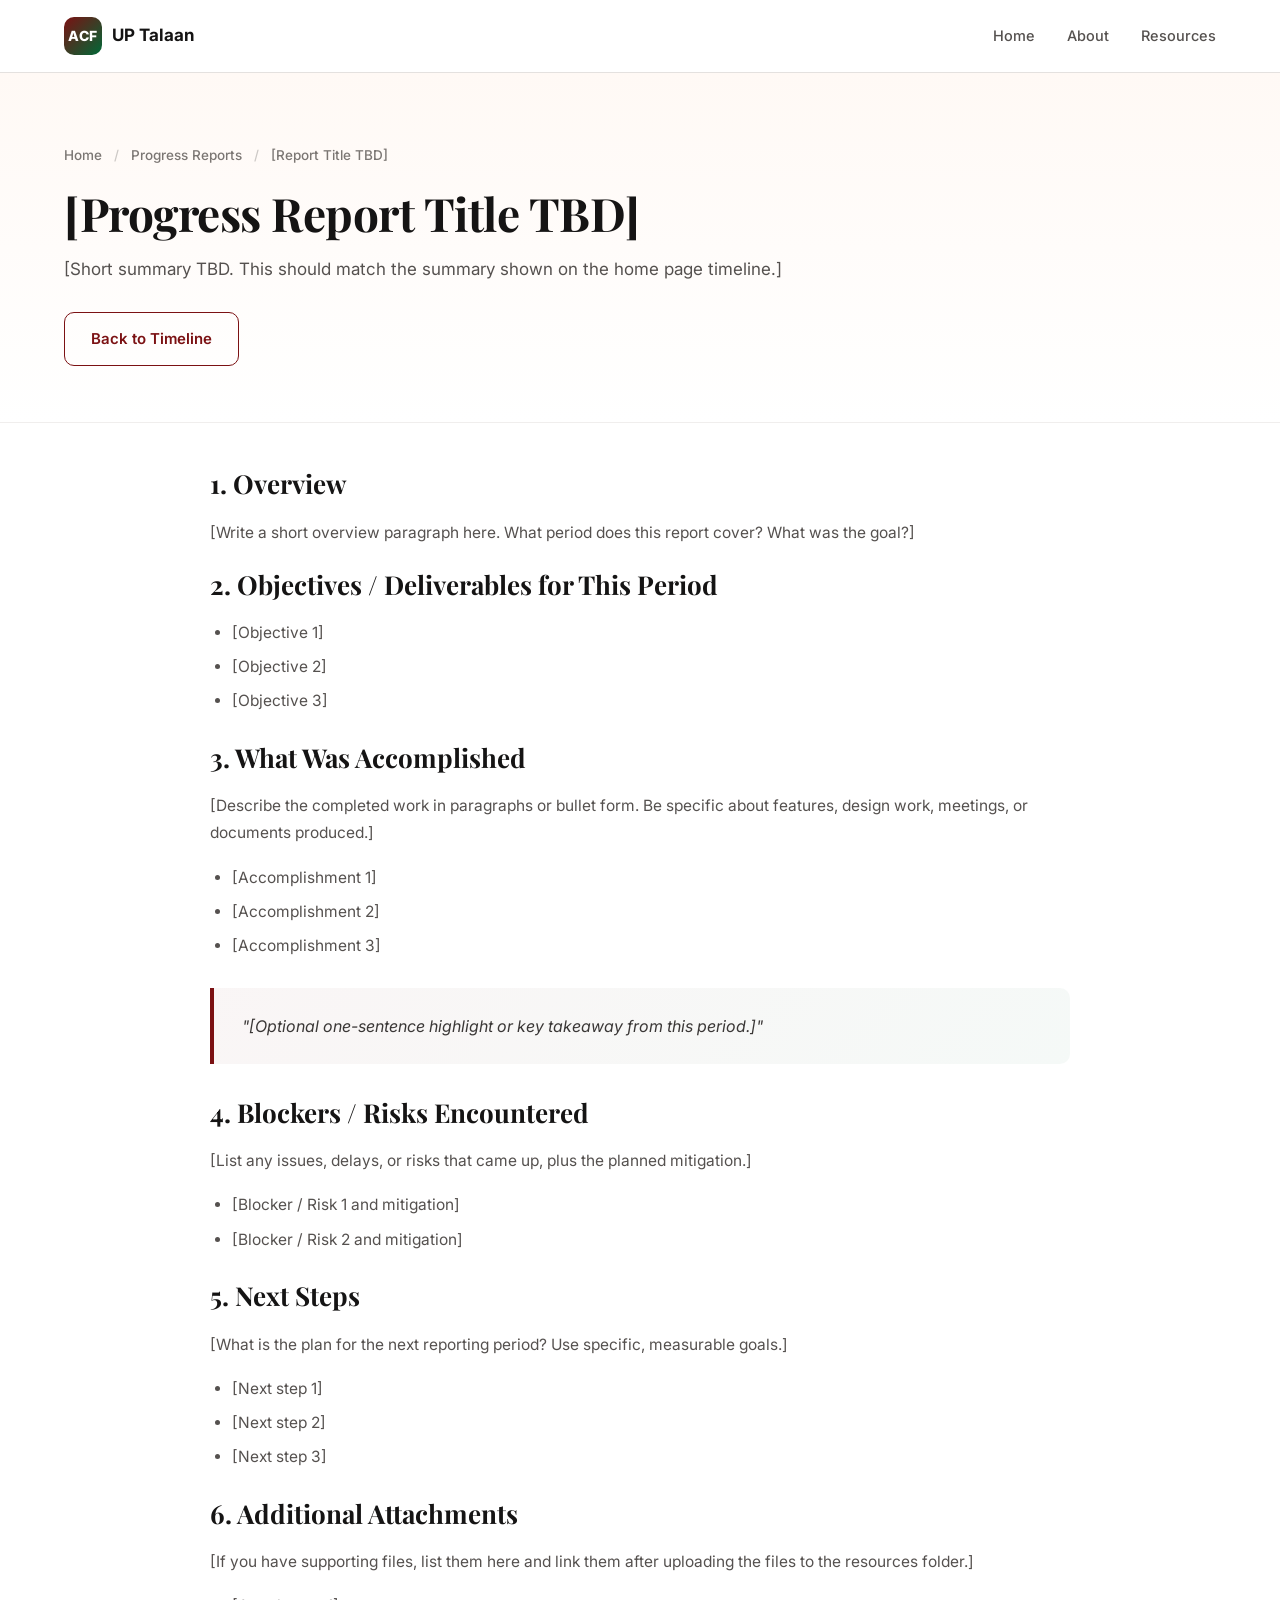
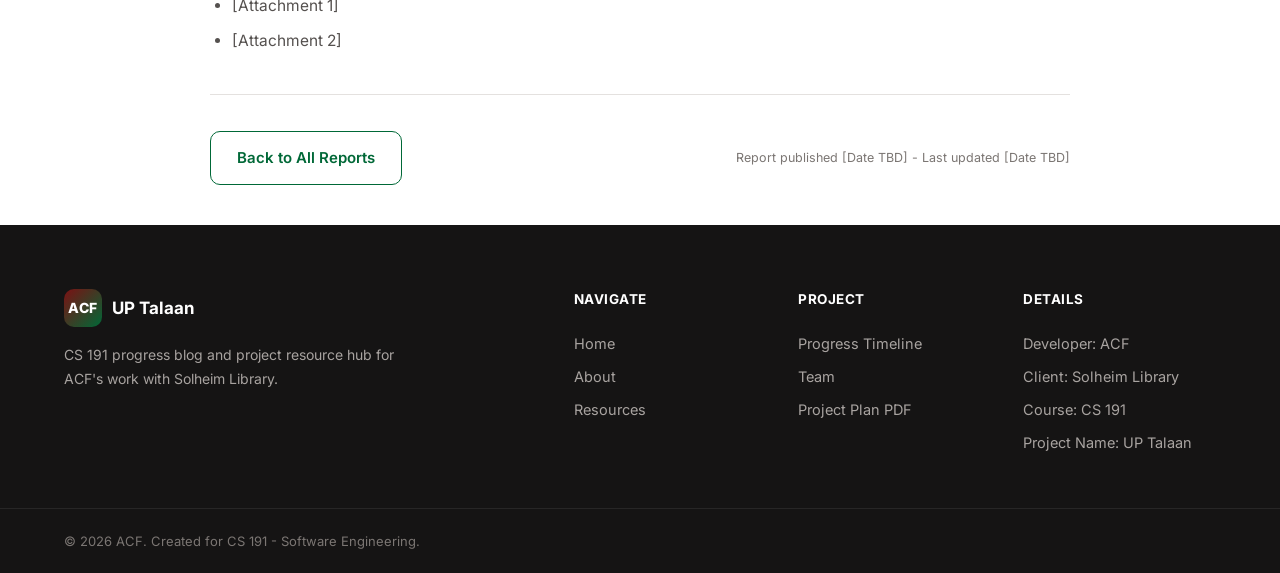
<file: reports/report-template.html>
<!DOCTYPE html>
<html lang="en">
<head>
    <meta charset="UTF-8">
    <meta name="viewport" content="width=device-width, initial-scale=1.0">
    <title>[Report Title TBD] | UP Talaan</title>
    <link rel="stylesheet" href="../css/styles.css">
    <link rel="preconnect" href="https://fonts.googleapis.com">
    <link rel="preconnect" href="https://fonts.gstatic.com" crossorigin>
    <link href="https://fonts.googleapis.com/css2?family=Inter:wght@300;400;500;600;700;800&family=Playfair+Display:wght@600;700;800&display=swap" rel="stylesheet">
</head>
<body>
    <!--
        To add a new progress report:
        1. Copy this file and rename it, for example progress-report-01.html.
        2. Replace the TBD text below with the report date, summary, and full content.
        3. Update the matching timeline link in index.html to point to the new file.
    -->
    <header class="navbar">
        <div class="container nav-container">
            <a href="../index.html" class="logo">
                <span class="logo-badge">ACF</span>
                <span class="logo-text">UP Talaan</span>
            </a>
            <nav class="nav-links">
                <a href="../index.html" class="nav-link">Home</a>
                <a href="../about.html" class="nav-link">About</a>
                <a href="../resources.html" class="nav-link">Resources</a>
            </nav>
            <button class="mobile-menu-btn" aria-label="Toggle menu" aria-expanded="false">
                <span></span>
                <span></span>
                <span></span>
            </button>
        </div>
    </header>

    <section class="page-hero">
        <div class="container">
            <div class="page-hero-content">
                <div class="breadcrumb">
                    <a href="../index.html">Home</a>
                    <span class="breadcrumb-sep">/</span>
                    <a href="../index.html#progress">Progress Reports</a>
                    <span class="breadcrumb-sep">/</span>
                    <span>[Report Title TBD]</span>
                </div>
                <h1 class="page-title">[Progress Report Title TBD]</h1>
                <p class="page-subtitle">[Short summary TBD. This should match the summary shown on the home page timeline.]</p>

                <div class="report-hero-actions">
                    <a href="../index.html#progress" class="btn btn-outline">Back to Timeline</a>
                </div>
            </div>
        </div>
    </section>

    <section class="about-content-section">
        <div class="container">
            <div class="about-grid report-grid">
                <div class="about-content report-content">
                    <h2>1. Overview</h2>
                    <p>[Write a short overview paragraph here. What period does this report cover? What was the goal?]</p>

                    <h2>2. Objectives / Deliverables for This Period</h2>
                    <ul>
                        <li>[Objective 1]</li>
                        <li>[Objective 2]</li>
                        <li>[Objective 3]</li>
                    </ul>

                    <h2>3. What Was Accomplished</h2>
                    <p>[Describe the completed work in paragraphs or bullet form. Be specific about features, design work, meetings, or documents produced.]</p>
                    <ul>
                        <li>[Accomplishment 1]</li>
                        <li>[Accomplishment 2]</li>
                        <li>[Accomplishment 3]</li>
                    </ul>

                    <div class="about-highlight">
                        <p>"[Optional one-sentence highlight or key takeaway from this period.]"</p>
                    </div>

                    <h2>4. Blockers / Risks Encountered</h2>
                    <p>[List any issues, delays, or risks that came up, plus the planned mitigation.]</p>
                    <ul>
                        <li>[Blocker / Risk 1 and mitigation]</li>
                        <li>[Blocker / Risk 2 and mitigation]</li>
                    </ul>

                    <h2>5. Next Steps</h2>
                    <p>[What is the plan for the next reporting period? Use specific, measurable goals.]</p>
                    <ul>
                        <li>[Next step 1]</li>
                        <li>[Next step 2]</li>
                        <li>[Next step 3]</li>
                    </ul>

                    <h2>6. Additional Attachments</h2>
                    <p>[If you have supporting files, list them here and link them after uploading the files to the resources folder.]</p>
                    <ul>
                        <li>[Attachment 1]</li>
                        <li>[Attachment 2]</li>
                    </ul>

                    <div class="report-footer-actions">
                        <a href="../index.html#progress" class="btn btn-secondary">Back to All Reports</a>
                        <div class="post-date">Report published [Date TBD] - Last updated [Date TBD]</div>
                    </div>
                </div>
            </div>
        </div>
    </section>

    <footer class="footer">
        <div class="container footer-container">
            <div class="footer-brand">
                <a href="../index.html" class="logo footer-logo">
                    <span class="logo-badge">ACF</span>
                    <span class="logo-text">UP Talaan</span>
                </a>
                <p class="footer-tagline">CS 191 progress blog and project resource hub for ACF's work with Solheim Library.</p>
            </div>
            <div class="footer-links-group">
                <div class="footer-col">
                    <h5>Navigate</h5>
                    <a href="../index.html" class="footer-link">Home</a>
                    <a href="../about.html" class="footer-link">About</a>
                    <a href="../resources.html" class="footer-link">Resources</a>
                </div>
                <div class="footer-col">
                    <h5>Project</h5>
                    <a href="../index.html#progress" class="footer-link">Progress Timeline</a>
                    <a href="../about.html#team" class="footer-link">Team</a>
                    <a href="../resources.html" class="footer-link">Project Plan PDF</a>
                </div>
                <div class="footer-col">
                    <h5>Details</h5>
                    <p class="footer-link" style="cursor:default;">Developer: ACF</p>
                    <p class="footer-link" style="cursor:default;">Client: Solheim Library</p>
                    <p class="footer-link" style="cursor:default;">Course: CS 191</p>
                    <p class="footer-link" style="cursor:default;">Project Name: UP Talaan</p>
                </div>
            </div>
        </div>
        <div class="footer-bottom">
            <div class="container footer-bottom-inner">
                <p>&copy; 2026 ACF. Created for CS 191 - Software Engineering.</p>
            </div>
        </div>
    </footer>

    <script src="../js/main.js"></script>
</body>
</html>
</file>
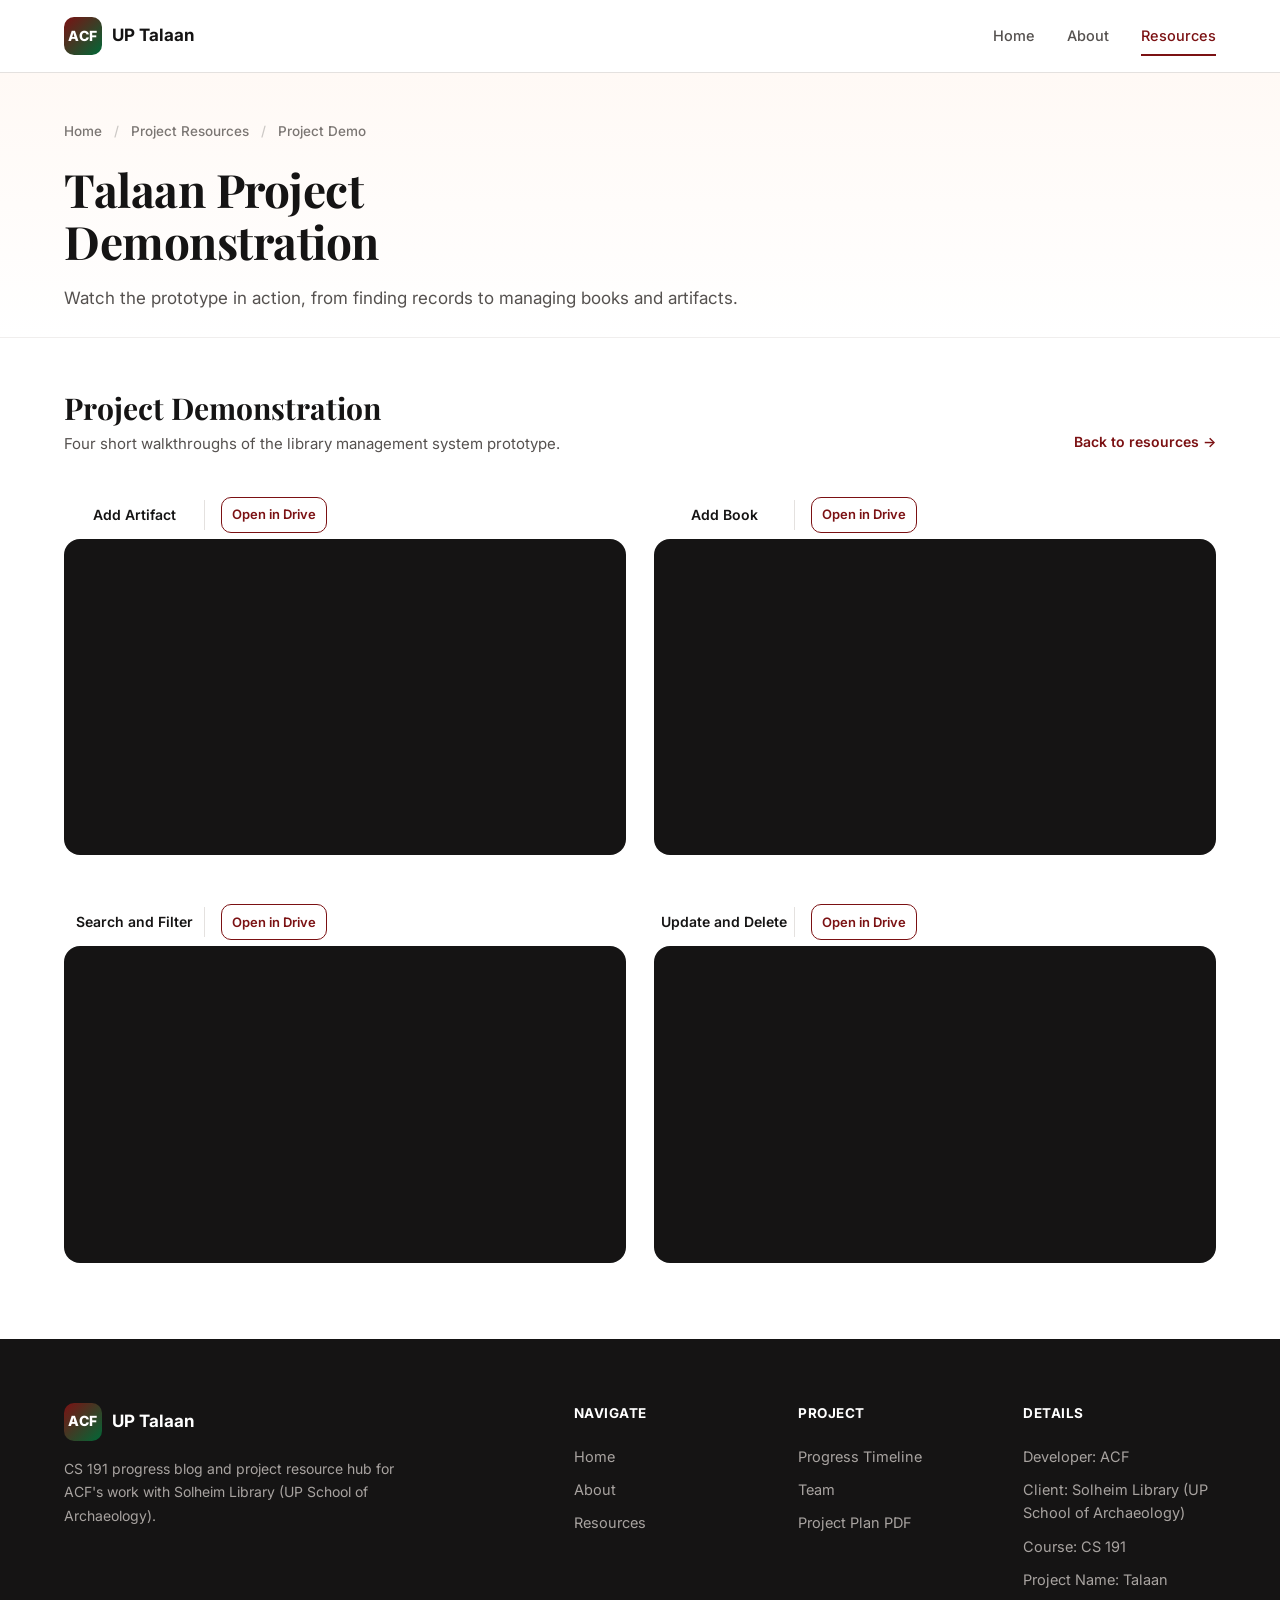
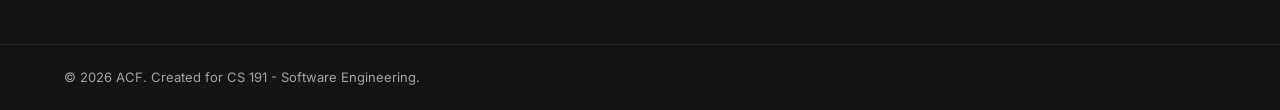
<file: resources/demo.html>
<!DOCTYPE html>
<html lang="en">
<head>
    <meta charset="UTF-8">
    <meta name="viewport" content="width=device-width, initial-scale=1.0">
    <meta name="description" content="Watch the four Talaan project demonstration videos.">
    <title>Project Demo Videos | Talaan</title>
    <link rel="stylesheet" href="../css/styles.css">
    <link rel="stylesheet" href="demo.css">
    <link rel="preconnect" href="https://fonts.googleapis.com">
    <link rel="preconnect" href="https://fonts.gstatic.com" crossorigin>
    <link href="https://fonts.googleapis.com/css2?family=Inter:wght@300;400;500;600;700;800&family=Playfair+Display:wght@600;700;800&display=swap" rel="stylesheet">
</head>
<body class="demo-page">
    <header class="navbar">
        <div class="container nav-container">
            <a href="../index.html" class="logo">
                <span class="logo-badge">ACF</span>
                <span class="logo-text">UP Talaan</span>
            </a>
            <nav class="nav-links" aria-label="Main navigation">
                <a href="../index.html" class="nav-link">Home</a>
                <a href="../about.html" class="nav-link">About</a>
                <a href="../resources.html" class="nav-link active" aria-current="page">Resources</a>
            </nav>
            <button class="mobile-menu-btn" aria-label="Toggle menu" aria-expanded="false">
                <span></span>
                <span></span>
                <span></span>
            </button>
        </div>
    </header>

    <main>
        <section class="page-hero demo-hero">
            <div class="container">
                <div class="page-hero-content">
                    <div class="breadcrumb">
                        <a href="../index.html">Home</a>
                        <span class="breadcrumb-sep">/</span>
                        <a href="../resources.html">Project Resources</a>
                        <span class="breadcrumb-sep">/</span>
                        <span>Project Demo</span>
                    </div>
                    <h1 class="page-title">Talaan Project Demonstration</h1>
                    <p class="page-subtitle">Watch the prototype in action, from finding records to managing books and artifacts.</p>
                </div>
            </div>
        </section>

        <section class="demo-section" aria-labelledby="demo-heading">
            <div class="container">
                <div class="demo-intro">
                    <div>
                        <h2 id="demo-heading">Project Demonstration</h2>
                        <p>Four short walkthroughs of the library management system prototype.</p>
                    </div>
                    <a class="demo-back-link" href="../resources.html">Back to resources <span aria-hidden="true">&rarr;</span></a>
                </div>

                <div class="demo-grid">
                    <article class="demo-item">
                        <div class="demo-caption">
                            <h3>Add Artifact</h3> <div class="divider"></div>
                            <a href="https://drive.google.com/file/d/19oZkDO_fatW5dZbYb_nAUk995fK-P6Yk/view?usp=drive_link" target="_blank" rel="noopener noreferrer">Open in Drive</a>
                        </div>
                        <div class="demo-video-wrap">
                            <iframe src="https://drive.google.com/file/d/19oZkDO_fatW5dZbYb_nAUk995fK-P6Yk/preview" title="Add artifact demonstration video" loading="lazy" allow="autoplay; fullscreen" allowfullscreen></iframe>
                        </div>
                    </article>

                    <article class="demo-item">
                        <div class="demo-caption">
                            <h3>Add Book</h3> <div class="divider"></div>
                            <a href="https://drive.google.com/file/d/1aGx-ZlZ8DKextjzAwYAf1R8Xw1PaWAiR/view?usp=drive_link" target="_blank" rel="noopener noreferrer">Open in Drive</a>
                        </div>
                        <div class="demo-video-wrap">
                            <iframe src="https://drive.google.com/file/d/1aGx-ZlZ8DKextjzAwYAf1R8Xw1PaWAiR/preview" title="Add book demonstration video" loading="lazy" allow="autoplay; fullscreen" allowfullscreen></iframe>
                        </div>
                    </article>

                    <article class="demo-item">
                        <div class="demo-caption">
                            <h3>Search and Filter</h3> <div class="divider"></div>
                            <a href="https://drive.google.com/file/d/1PLcgJ6ugWrXOp5zag7KbfubH69pek_Ii/view?usp=drive_link" target="_blank" rel="noopener noreferrer">Open in Drive</a>
                        </div>
                        <div class="demo-video-wrap">
                            <iframe src="https://drive.google.com/file/d/1PLcgJ6ugWrXOp5zag7KbfubH69pek_Ii/preview" title="Search and filter demonstration video" loading="lazy" allow="autoplay; fullscreen" allowfullscreen></iframe>
                        </div>
                    </article>

                    <article class="demo-item">
                        <div class="demo-caption">
                            <h3>Update and Delete</h3>  <div class="divider"></div>
                            <a href="https://drive.google.com/file/d/15iOjCpV1as_Dr2nvmO9JxcQ5hGb56uOe/view?usp=drive_link" target="_blank" rel="noopener noreferrer">Open in Drive</a>
                        </div>
                        <div class="demo-video-wrap">
                            <iframe src="https://drive.google.com/file/d/15iOjCpV1as_Dr2nvmO9JxcQ5hGb56uOe/preview" title="Update and delete demonstration video" loading="lazy" allow="autoplay; fullscreen" allowfullscreen></iframe>
                        </div>
                    </article>
                </div>
            </div>
        </section>
    </main>

    <footer class="footer">
        <div class="container footer-container">
            <div class="footer-brand">
                <a href="../index.html" class="logo footer-logo">
                    <span class="logo-badge">ACF</span>
                    <span class="logo-text">UP Talaan</span>
                </a>
                <p class="footer-tagline">CS 191 progress blog and project resource hub for ACF's work with Solheim Library (UP School of Archaeology).</p>
            </div>
            <div class="footer-links-group">
                <div class="footer-col">
                    <h2>Navigate</h2>
                    <a href="../index.html" class="footer-link">Home</a>
                    <a href="../about.html" class="footer-link">About</a>
                    <a href="../resources.html" class="footer-link">Resources</a>
                </div>
                <div class="footer-col">
                    <h2>Project</h2>
                    <a href="../index.html#progress" class="footer-link">Progress Timeline</a>
                    <a href="../about.html#team" class="footer-link">Team</a>
                    <a href="../resources.html" class="footer-link">Project Plan PDF</a>
                </div>
                <div class="footer-col">
                    <h2>Details</h2>
                    <p class="footer-link">Developer: ACF</p>
                    <p class="footer-link">Client: Solheim Library (UP School of Archaeology)</p>
                    <p class="footer-link">Course: CS 191</p>
                    <p class="footer-link">Project Name: Talaan</p>
                </div>
            </div>
        </div>
        <div class="footer-bottom">
            <div class="container footer-bottom-inner">
                <p>&copy; 2026 ACF. Created for CS 191 - Software Engineering.</p>
            </div>
        </div>
    </footer>

    <script src="../js/main.js"></script>
</body>
</html>
</file>
<file: css/styles.css>
:root {
    --up-maroon: #7b1113;
    --up-maroon-dark: #5c0c0e;
    --up-maroon-light: #a13a3c;
    --up-green: #006837;
    --up-green-dark: #004d28;
    --up-green-light: #2f8c5f;
    --white: #ffffff;
    --cream: #fff9f5;
    --gray-50: #f8f7f6;
    --gray-100: #f0eeed;
    --gray-200: #e4e1df;
    --gray-300: #cdc9c6;
    --gray-400: #a8a3a0;
    --gray-500: #7b7673;
    --gray-600: #55514f;
    --gray-700: #3a3736;
    --gray-800: #252322;
    --gray-900: #151414;
    --shadow-sm: 0 1px 2px rgba(20, 16, 14, 0.05);
    --shadow-md: 0 4px 12px rgba(20, 16, 14, 0.08);
    --shadow-lg: 0 12px 32px rgba(20, 16, 14, 0.12);
    --shadow-xl: 0 24px 64px rgba(20, 16, 14, 0.18);
    --radius-sm: 6px;
    --radius-md: 10px;
    --radius-lg: 16px;
    --radius-xl: 24px;
    --font-sans: 'Inter', system-ui, -apple-system, sans-serif;
    --font-serif: 'Playfair Display', Georgia, serif;
}

* {
    box-sizing: border-box;
    margin: 0;
    padding: 0;
}

html {
    scroll-behavior: smooth;
}

body {
    font-family: var(--font-sans);
    color: var(--gray-800);
    background: var(--white);
    line-height: 1.6;
    -webkit-font-smoothing: antialiased;
    -moz-osx-font-smoothing: grayscale;
}

a {
    color: inherit;
    text-decoration: none;
}

img {
    max-width: 100%;
    display: block;
}

button {
    font-family: inherit;
    cursor: pointer;
    border: none;
    background: none;
}

.container {
    width: 100%;
    max-width: 1200px;
    margin: 0 auto;
    padding: 0 24px;
}

.navbar {
    position: sticky;
    top: 0;
    z-index: 100;
    background: rgba(255, 255, 255, 0.9);
    backdrop-filter: blur(12px);
    -webkit-backdrop-filter: blur(12px);
    border-bottom: 1px solid var(--gray-200);
}

.nav-container {
    display: flex;
    align-items: center;
    justify-content: space-between;
    height: 72px;
}

.logo {
    display: flex;
    align-items: center;
    gap: 10px;
    font-weight: 700;
}

.logo-badge {
    display: inline-flex;
    align-items: center;
    justify-content: center;
    width: 38px;
    height: 38px;
    border-radius: 10px;
    background: linear-gradient(135deg, var(--up-maroon) 0%, var(--up-green) 100%);
    color: var(--white);
    font-size: 14px;
    font-weight: 800;
    letter-spacing: 0.5px;
}

.logo-text {
    font-size: 17px;
    color: var(--gray-900);
    font-weight: 700;
}

.nav-links {
    display: flex;
    gap: 32px;
    align-items: center;
}

.nav-link {
    font-size: 14.5px;
    font-weight: 500;
    color: var(--gray-600);
    position: relative;
    transition: color 0.2s ease;
    padding: 8px 0;
}

.nav-link::after {
    content: '';
    position: absolute;
    bottom: 0;
    left: 0;
    width: 0;
    height: 2px;
    background: var(--up-maroon);
    transition: width 0.25s ease;
}

.nav-link:hover,
.nav-link.active {
    color: var(--up-maroon);
}

.nav-link:hover::after,
.nav-link.active::after {
    width: 100%;
}

.mobile-menu-btn {
    display: none;
    flex-direction: column;
    gap: 5px;
    padding: 8px;
}

.mobile-menu-btn span {
    width: 22px;
    height: 2px;
    background: var(--gray-700);
    border-radius: 2px;
    transition: all 0.2s ease;
}

.hero {
    position: relative;
    padding: 88px 0 70px;
    background: linear-gradient(180deg, var(--cream) 0%, var(--white) 100%);
    overflow: hidden;
}

.hero-decoration {
    position: absolute;
    top: -180px;
    right: -180px;
    width: 560px;
    height: 560px;
    background: radial-gradient(circle, rgba(123, 17, 19, 0.08) 0%, transparent 70%);
    border-radius: 50%;
    pointer-events: none;
}

.hero-decoration::before {
    content: '';
    position: absolute;
    bottom: -120px;
    left: -240px;
    width: 480px;
    height: 480px;
    background: radial-gradient(circle, rgba(0, 104, 55, 0.08) 0%, transparent 70%);
    border-radius: 50%;
}

.hero-content {
    position: relative;
    z-index: 1;
    max-width: 820px;
}

.hero-badge {
    display: inline-flex;
    align-items: center;
    gap: 8px;
    padding: 7px 16px;
    background: rgba(0, 104, 55, 0.08);
    color: var(--up-green);
    border-radius: 999px;
    font-size: 13px;
    font-weight: 600;
    margin-bottom: 24px;
    border: 1px solid rgba(0, 104, 55, 0.18);
}

.badge-dot {
    width: 7px;
    height: 7px;
    border-radius: 50%;
    background: var(--up-green);
    animation: pulse 2s ease-in-out infinite;
}

@keyframes pulse {
    0%, 100% { opacity: 1; transform: scale(1); }
    50% { opacity: 0.55; transform: scale(1.25); }
}

.hero-title {
    font-family: var(--font-serif);
    font-size: clamp(36px, 5vw, 58px);
    font-weight: 700;
    line-height: 1.15;
    color: var(--gray-900);
    margin-bottom: 24px;
    letter-spacing: -0.5px;
}

.hero-accent {
    background: linear-gradient(135deg, var(--up-maroon) 0%, var(--up-green) 100%);
    -webkit-background-clip: text;
    -webkit-text-fill-color: transparent;
    background-clip: text;
}

.hero-subtitle {
    font-size: clamp(15px, 1.6vw, 18px);
    color: var(--gray-600);
    line-height: 1.7;
    margin-bottom: 36px;
    max-width: 680px;
}

.hero-actions {
    display: flex;
    gap: 14px;
    margin-bottom: 56px;
    flex-wrap: wrap;
}

.btn {
    display: inline-flex;
    align-items: center;
    justify-content: center;
    padding: 14px 26px;
    border-radius: var(--radius-md);
    font-size: 15px;
    font-weight: 600;
    transition: all 0.2s ease;
    white-space: nowrap;
    cursor: pointer;
}

.btn-primary {
    background: var(--up-maroon);
    color: var(--white);
    box-shadow: 0 4px 14px rgba(123, 17, 19, 0.25);
}

.btn-primary:hover {
    background: var(--up-maroon-dark);
    transform: translateY(-1px);
    box-shadow: 0 8px 20px rgba(123, 17, 19, 0.3);
}

.btn-secondary {
    background: var(--white);
    color: var(--up-green);
    border: 1.5px solid var(--up-green);
}

.btn-secondary:hover {
    background: var(--up-green);
    color: var(--white);
    transform: translateY(-1px);
}

.btn-outline {
    background: transparent;
    color: var(--up-maroon);
    border: 1.5px solid var(--up-maroon);
}

.btn-outline:hover {
    background: var(--up-maroon);
    color: var(--white);
}

.hero-stats {
    display: flex;
    align-items: center;
    gap: 28px;
    padding: 20px 0;
    border-top: 1px solid var(--gray-200);
}

.stat {
    display: flex;
    flex-direction: column;
    gap: 2px;
}

.stat-number {
    font-family: var(--font-serif);
    font-size: 32px;
    font-weight: 700;
    color: var(--up-maroon);
    line-height: 1;
    white-space: nowrap;
}

.stat-label {
    font-size: 13px;
    color: var(--gray-500);
    font-weight: 500;
}

.stat-divider {
    width: 1px;
    height: 40px;
    background: var(--gray-200);
}

section {
    padding: 40px 0;
}

.section-header {
    display: flex;
    align-items: flex-end;
    justify-content: space-between;
    margin-bottom: 40px;
    gap: 20px;
    flex-wrap: wrap;
}

.section-header.center {
    flex-direction: column;
    align-items: center;
    text-align: center;
    gap: 12px;
}

.section-title {
    font-family: var(--font-serif);
    font-size: clamp(26px, 3.2vw, 36px);
    font-weight: 700;
    color: var(--gray-900);
    letter-spacing: -0.3px;
    line-height: 1.25;
}

.section-subtitle {
    font-size: 16px;
    color: var(--gray-500);
    max-width: 560px;
}

.section-link {
    font-size: 14.5px;
    font-weight: 600;
    color: var(--up-maroon);
    transition: opacity 0.2s;
}

.section-link:hover {
    opacity: 0.8;
}

.featured-section {
    background: var(--white);
}

.featured-post {
    display: grid;
    grid-template-columns: 1fr 1.1fr;
    gap: 0;
    background: var(--white);
    border-radius: var(--radius-xl);
    overflow: hidden;
    box-shadow: var(--shadow-lg);
    border: 1px solid var(--gray-100);
    cursor: pointer;
    transition: transform 0.25s ease, box-shadow 0.25s ease;
}

.featured-post:hover {
    transform: translateY(-3px);
    box-shadow: var(--shadow-xl);
}

.featured-image {
    position: relative;
    background: linear-gradient(135deg, var(--up-maroon) 0%, var(--up-green) 100%);
    min-height: 360px;
    overflow: hidden;
}

.featured-image img {
    width: 100%;
    height: 100%;
    object-fit: cover;
    opacity: 0.65;
}

.featured-image-fallback {
    position: absolute;
    inset: 0;
    display: flex;
    align-items: center;
    justify-content: center;
    color: rgba(255, 255, 255, 0.25);
}

.featured-image-fallback svg {
    width: 100px;
    height: 100px;
}

.featured-content {
    padding: 44px 48px;
    display: flex;
    flex-direction: column;
    justify-content: center;
    gap: 18px;
}

.post-category {
    display: inline-block;
    padding: 5px 12px;
    border-radius: 6px;
    font-size: 12px;
    font-weight: 700;
    letter-spacing: 0.3px;
    text-transform: uppercase;
    width: fit-content;
}

.featured-category {
    background: rgba(0, 104, 55, 0.1);
    color: var(--up-green);
}

.cat-architecture {
    background: rgba(123, 17, 19, 0.08);
    color: var(--up-maroon);
}

.cat-backend {
    background: rgba(123, 17, 19, 0.08);
    color: var(--up-maroon);
}

.cat-frontend {
    background: rgba(0, 104, 55, 0.08);
    color: var(--up-green);
}

.cat-milestone {
    background: rgba(0, 104, 55, 0.1);
    color: var(--up-green);
}

.featured-title {
    font-family: var(--font-serif);
    font-size: 26px;
    font-weight: 700;
    color: var(--gray-900);
    line-height: 1.3;
}

.featured-excerpt {
    font-size: 15.5px;
    color: var(--gray-600);
    line-height: 1.7;
}

.post-meta {
    display: flex;
    align-items: center;
    justify-content: space-between;
    margin-top: 8px;
}

.author-pill {
    display: flex;
    align-items: center;
    gap: 12px;
}

.author-avatar {
    width: 40px;
    height: 40px;
    border-radius: 50%;
    display: flex;
    align-items: center;
    justify-content: center;
    font-size: 13px;
    font-weight: 700;
    color: var(--white);
    background: linear-gradient(135deg, var(--up-maroon) 0%, var(--up-maroon-light) 100%);
    flex-shrink: 0;
}

.author-avatar.green {
    background: linear-gradient(135deg, var(--up-green) 0%, var(--up-green-light) 100%);
}

.author-name {
    font-size: 14px;
    font-weight: 600;
    color: var(--gray-800);
}

.post-date {
    font-size: 12.5px;
    color: var(--gray-500);
}

.modules-section {
    background: var(--white);
}

.modules-grid {
    display: grid;
    grid-template-columns: repeat(auto-fit, minmax(240px, 1fr));
    gap: 24px;
}

.module-card {
    padding: 32px 28px;
    background: var(--gray-50);
    border-radius: var(--radius-lg);
    border: 1px solid var(--gray-100);
    transition: all 0.25s ease;
}

.module-card:hover {
    transform: translateY(-4px);
    box-shadow: var(--shadow-md);
    border-color: var(--gray-200);
}

.module-icon {
    width: 52px;
    height: 52px;
    border-radius: var(--radius-md);
    display: flex;
    align-items: center;
    justify-content: center;
    margin-bottom: 18px;
}

.module-icon svg {
    width: 26px;
    height: 26px;
    color: var(--white);
}

.icon-red {
    background: linear-gradient(135deg, var(--up-maroon) 0%, var(--up-maroon-light) 100%);
}

.icon-green {
    background: linear-gradient(135deg, var(--up-green) 0%, var(--up-green-light) 100%);
}

.module-card h3 {
    font-family: var(--font-serif);
    font-size: 20px;
    font-weight: 700;
    color: var(--gray-900);
    margin-bottom: 10px;
}

.module-card p {
    font-size: 14.5px;
    color: var(--gray-600);
    line-height: 1.7;
}

.tech-stack-section {
    background: var(--cream);
}

.tech-grid {
    margin-bottom: 20px;
    display: grid;
    grid-template-columns: repeat(auto-fit, minmax(260px, 1fr));
    gap: 20px;
}

.tech-item {
    padding: 28px 26px;
    background: var(--white);
    border-radius: var(--radius-lg);
    border: 1px solid var(--gray-100);
    box-shadow: var(--shadow-sm);
    transition: all 0.25s ease;
}

.tech-item:hover {
    transform: translateY(-3px);
    box-shadow: var(--shadow-md);
}

.tech-badge {
    display: inline-block;
    padding: 4px 11px;
    border-radius: 6px;
    font-size: 11.5px;
    font-weight: 700;
    letter-spacing: 0.4px;
    text-transform: uppercase;
    margin-bottom: 14px;
}

.tech-red {
    background: rgba(123, 17, 19, 0.1);
    color: var(--up-maroon);
}

.tech-green {
    background: rgba(0, 104, 55, 0.1);
    color: var(--up-green);
}

.tech-item h4 {
    font-size: 18px;
    font-weight: 700;
    color: var(--gray-900);
    margin-bottom: 6px;
}

.tech-item p {
    font-size: 14px;
    color: var(--gray-500);
}

.resource-card {
    color: inherit;
    display: flex;
    flex-direction: column;
    min-height: 230px;
    text-decoration: none;
}

.resource-card-disabled {
    cursor: not-allowed;
    opacity: 0.55;
}

.resource-card-disabled:hover {
    box-shadow: var(--shadow-sm);
    transform: none;
}

.resource-action {
    display: inline-flex;
    align-items: center;
    gap: 8px;
    margin-top: auto;
    padding-top: 18px;
    color: var(--up-maroon);
    font-size: 14px;
    font-weight: 600;
}

.resource-action.muted {
    color: var(--gray-500);
}

.resource-action svg {
    width: 18px;
    height: 18px;
    flex-shrink: 0;
}

.subscribe-section {
    padding: 72px 0;
    background: linear-gradient(135deg, var(--up-maroon) 0%, var(--up-maroon-dark) 60%, #4a090a 100%);
    position: relative;
    overflow: hidden;
}

.subscribe-section::before {
    content: '';
    position: absolute;
    top: -120px;
    right: -120px;
    width: 360px;
    height: 360px;
    background: radial-gradient(circle, rgba(255, 255, 255, 0.08) 0%, transparent 70%);
    border-radius: 50%;
}

.subscribe-wrap {
    position: relative;
    display: flex;
    align-items: center;
    justify-content: space-between;
    gap: 40px;
    flex-wrap: wrap;
}

.subscribe-content {
    flex: 1;
    min-width: 300px;
}

.subscribe-title {
    font-family: var(--font-serif);
    font-size: clamp(24px, 3vw, 32px);
    font-weight: 700;
    color: var(--white);
    margin-bottom: 10px;
}

.subscribe-subtitle {
    font-size: 15.5px;
    color: rgba(255, 255, 255, 0.8);
}

.subscribe-form {
    display: flex;
    gap: 10px;
    flex-wrap: wrap;
    min-width: min(440px, 100%);
}

.subscribe-input {
    flex: 1;
    min-width: 240px;
    padding: 14px 18px;
    border-radius: var(--radius-md);
    border: 1.5px solid rgba(255, 255, 255, 0.2);
    background: rgba(255, 255, 255, 0.95);
    font-size: 15px;
    font-family: inherit;
    color: var(--gray-800);
    outline: none;
    transition: all 0.2s;
}

.subscribe-input::placeholder {
    color: var(--gray-400);
}

.subscribe-input:focus {
    border-color: var(--up-green);
    box-shadow: 0 0 0 4px rgba(0, 104, 55, 0.15);
}

.subscribe-form .btn-primary {
    background: var(--up-green);
    box-shadow: 0 4px 14px rgba(0, 104, 55, 0.3);
}

.subscribe-form .btn-primary:hover {
    background: var(--up-green-dark);
}

.subscribe-msg {
    flex-basis: 100%;
    font-size: 14px;
    color: rgba(255, 255, 255, 0.9);
    min-height: 20px;
}

.footer {
    background: var(--gray-900);
    color: var(--gray-300);
}

.footer-container {
    display: grid;
    grid-template-columns: 1.4fr 2fr;
    gap: 60px;
    padding: 64px 24px 48px;
}

.footer-brand .footer-logo .logo-text {
    color: var(--white);
}

.footer-tagline {
    margin-top: 16px;
    font-size: 14px;
    line-height: 1.7;
    color: var(--gray-400);
    max-width: 360px;
}

.footer-links-group {
    display: grid;
    grid-template-columns: repeat(3, 1fr);
    gap: 32px;
}

.footer-col h5 {
    font-size: 13.5px;
    font-weight: 700;
    color: var(--white);
    text-transform: uppercase;
    letter-spacing: 0.5px;
    margin-bottom: 16px;
}

.footer-link {
    display: block;
    font-size: 14.5px;
    color: var(--gray-400);
    padding: 5px 0;
    transition: color 0.2s;
}

.footer-link:hover {
    color: var(--white);
}

.footer-bottom {
    border-top: 1px solid rgba(255, 255, 255, 0.08);
}

.footer-bottom-inner {
    display: flex;
    align-items: center;
    justify-content: space-between;
    padding: 22px 24px;
    flex-wrap: wrap;
    gap: 16px;
}

.footer-bottom p {
    font-size: 13px;
    color: var(--gray-500);
}

.footer-palette {
    display: flex;
    align-items: center;
    gap: 8px;
}

.swatch {
    width: 18px;
    height: 18px;
    border-radius: 50%;
    border: 1.5px solid rgba(255, 255, 255, 0.2);
}

.swatch-red {
    background: var(--up-maroon);
}

.swatch-green {
    background: var(--up-green);
}

.swatch-white {
    background: var(--white);
}

.palette-label {
    font-size: 12px;
    color: var(--gray-500);
    font-weight: 500;
    margin-left: 4px;
}

.page-hero {
    padding: 72px 0 56px;
    background: linear-gradient(180deg, var(--cream) 0%, var(--white) 100%);
    border-bottom: 1px solid var(--gray-100);
}

.page-hero-content {
    max-width: 780px;
}

.breadcrumb {
    font-size: 13.5px;
    color: var(--gray-500);
    margin-bottom: 20px;
    font-weight: 500;
}

.breadcrumb a:hover {
    color: var(--up-maroon);
}

.breadcrumb-sep {
    margin: 0 8px;
    color: var(--gray-300);
}

.page-title {
    font-family: var(--font-serif);
    font-size: clamp(32px, 4.2vw, 46px);
    font-weight: 700;
    color: var(--gray-900);
    line-height: 1.15;
    margin-bottom: 16px;
    letter-spacing: -0.5px;
}

.page-subtitle {
    font-size: 17px;
    color: var(--gray-600);
    line-height: 1.7;
}

.about-content-section {
    background: var(--white);
}

.about-grid {
    display: grid;
    grid-template-columns: 1.2fr 1fr;
    gap: 56px;
    align-items: start;
}

.about-content h2 {
    font-family: var(--font-serif);
    font-size: 26px;
    font-weight: 700;
    color: var(--gray-900);
    margin-bottom: 14px;
}

.about-content h2 + p,
.about-content p {
    font-size: 15.5px;
    color: var(--gray-600);
    line-height: 1.75;
    margin-bottom: 18px;
}

.about-content ul {
    color: var(--gray-600);
    font-size: 15.5px;
    line-height: 1.7;
    margin: 12px 0 22px 22px;
}

.about-content li {
    margin-bottom: 8px;
}

.about-highlight {
    padding: 24px 28px;
    background: linear-gradient(135deg, rgba(123, 17, 19, 0.04) 0%, rgba(0, 104, 55, 0.04) 100%);
    border-left: 4px solid var(--up-maroon);
    border-radius: 0 var(--radius-md) var(--radius-md) 0;
    margin: 28px 0;
}

.about-highlight p {
    font-style: italic;
    color: var(--gray-700);
    margin: 0;
    font-size: 16px;
}

.about-sidebar-card {
    background: var(--gray-50);
    border: 1px solid var(--gray-100);
    border-radius: var(--radius-lg);
    padding: 32px 28px;
}

.about-sidebar-card h3 {
    font-family: var(--font-serif);
    font-size: 20px;
    font-weight: 700;
    color: var(--gray-900);
    margin-bottom: 20px;
}

.info-list {
    list-style: none;
}

.info-list li {
    display: flex;
    justify-content: space-between;
    align-items: center;
    padding: 12px 0;
    border-bottom: 1px solid var(--gray-200);
    font-size: 14.5px;
}

.info-list li:last-child {
    border-bottom: none;
}

.info-label {
    color: var(--gray-500);
    font-weight: 500;
}

.info-value {
    color: var(--gray-800);
    font-weight: 600;
    text-align: right;
}

.team-section {
    background: var(--gray-50);
}

.team-grid {
    display: grid;
    grid-template-columns: repeat(auto-fit, minmax(240px, 1fr));
    gap: 24px;
}

.team-card {
    background: var(--white);
    border-radius: var(--radius-lg);
    padding: 28px 24px;
    text-align: center;
    border: 1px solid var(--gray-100);
    transition: all 0.25s ease;
}

.team-card:hover {
    transform: translateY(-3px);
    box-shadow: var(--shadow-md);
}

.team-avatar {
    width: 150px;
    height: 150px;
    border-radius: 50%;
    display: inline-flex;
    align-items: center;
    justify-content: center;
    font-size: 26px;
    font-weight: 700;
    color: var(--white);
    margin-bottom: 18px;
}

.team-avatar img {
    width: 100%;
    height: 100%;
    object-fit: cover;
    border-radius: 50%;
}

.team-avatar.m1 { background: linear-gradient(135deg, var(--up-maroon) 0%, var(--up-maroon-light) 100%); }
.team-avatar.m2 { background: linear-gradient(135deg, var(--up-green) 0%, var(--up-green-light) 100%); }
.team-avatar.m3 { background: linear-gradient(135deg, #8c1f22 0%, #2f8c5f 100%); }
.team-avatar.m4 { background: linear-gradient(135deg, var(--up-green-dark) 0%, var(--up-maroon-light) 100%); }
.team-avatar.m5 { background: linear-gradient(135deg, var(--up-maroon) 0%, var(--up-green-dark) 100%); }
.team-avatar.m6 { background: linear-gradient(135deg, #6b4f1b 0%, var(--up-green) 100%); }

.team-card h4 {
    font-size: 17px;
    font-weight: 700;
    color: var(--gray-900);
    margin-bottom: 4px;
}

.team-role {
    font-size: 13.5px;
    color: var(--up-maroon);
    font-weight: 600;
    margin-bottom: 10px;
}

.team-bio {
    font-size: 13.5px;
    color: var(--gray-500);
    line-height: 1.6;
}

.timeline-section {
    background: var(--white);
}

.timeline {
    position: relative;
    max-width: 860px;
    margin: 0 auto;
    padding: 10px 0;
}

.timeline::before {
    content: '';
    position: absolute;
    left: 20px;
    top: 0;
    bottom: 0;
    width: 2px;
    background: linear-gradient(180deg, var(--up-maroon) 0%, var(--up-green) 100%);
}

.timeline-item {
    position: relative;
    padding-left: 60px;
    padding-bottom: 40px;
}

.timeline-item:last-child {
    padding-bottom: 0;
}

.timeline-dot {
    position: absolute;
    left: 12px;
    top: 6px;
    width: 18px;
    height: 18px;
    border-radius: 50%;
    background: var(--white);
    border: 3px solid var(--up-maroon);
    box-shadow: 0 0 0 4px rgba(123, 17, 19, 0.1);
}

.timeline-item:nth-child(even) .timeline-dot {
    border-color: var(--up-green);
    box-shadow: 0 0 0 4px rgba(0, 104, 55, 0.1);
}

.timeline-date {
    font-size: 12.5px;
    font-weight: 700;
    color: var(--up-maroon);
    text-transform: uppercase;
    letter-spacing: 0.5px;
    margin-bottom: 6px;
}

.timeline-item:nth-child(even) .timeline-date {
    color: var(--up-green);
}

.timeline-title {
    font-family: var(--font-serif);
    font-size: 20px;
    font-weight: 700;
    color: var(--gray-900);
    margin-bottom: 8px;
}

.timeline-desc {
    font-size: 14.5px;
    color: var(--gray-600);
    line-height: 1.7;
}

.timeline-link {
    display: inline-flex;
    margin-top: 12px;
    color: var(--up-maroon);
    font-size: 14px;
    font-weight: 700;
    transition: color 0.2s ease;
}

.timeline-link:hover {
    color: var(--up-green);
}

.report-date-badge {
    display: inline-flex;
    align-items: center;
    gap: 8px;
    padding: 6px 14px;
    background: rgba(123, 17, 19, 0.08);
    color: var(--up-maroon);
    border-radius: 999px;
    font-size: 13px;
    font-weight: 600;
    margin-bottom: 20px;
}

.report-date-badge svg {
    width: 14px;
    height: 14px;
    flex-shrink: 0;
}

.report-hero-actions {
    display: flex;
    align-items: center;
    gap: 12px;
    margin-top: 28px;
    flex-wrap: wrap;
}

.report-grid {
    grid-template-columns: 1fr;
}

.report-content {
    max-width: 860px;
    margin: 0 auto;
}

.report-footer-actions {
    display: flex;
    justify-content: space-between;
    align-items: center;
    gap: 16px;
    margin-top: 40px;
    padding-top: 36px;
    border-top: 1px solid var(--gray-200);
    flex-wrap: wrap;
}

@media (max-width: 968px) {
    .featured-post {
        grid-template-columns: 1fr;
    }
    .featured-image {
        min-height: 260px;
    }
    .featured-content {
        padding: 32px 28px;
    }
    .about-grid {
        grid-template-columns: 1fr;
    }
    .footer-container {
        grid-template-columns: 1fr;
        gap: 40px;
    }
    .footer-links-group {
        grid-template-columns: repeat(3, 1fr);
    }
}

@media (max-width: 720px) {
    section { padding: 60px 0; }
    .hero { padding: 60px 0 72px; }
    .nav-links {
        display: none;
        position: absolute;
        top: 72px;
        left: 0;
        right: 0;
        flex-direction: column;
        background: var(--white);
        padding: 18px 24px;
        border-bottom: 1px solid var(--gray-200);
        gap: 4px;
    }
    .nav-links.open { display: flex; }
    .mobile-menu-btn { display: flex; }
    .hero-stats { gap: 18px; flex-wrap: wrap; }
    .stat-divider { display: none; }
    .section-header { align-items: flex-start; }
    .footer-links-group { grid-template-columns: repeat(2, 1fr); }
    .subscribe-wrap { flex-direction: column; align-items: flex-start; }
}
</file>
<file: resources/demo.css>
.demo-hero {
    padding-top: 48px;
    padding-bottom: 24px;
}

.demo-hero .page-hero-content {
    max-width: 760px;
}

.demo-hero .page-title {
    max-width: 12ch;
}

.demo-section {
    padding: 52px 0 76px;
    background: var(--white);
}

.demo-intro {
    display: flex;
    justify-content: space-between;
    align-items: flex-end;
    gap: 24px;
    margin-bottom: 28px;
}

.demo-intro h2 {
    margin-bottom: 6px;
    color: var(--gray-900);
    font-family: var(--font-serif);
    font-size: clamp(23px, 3vw, 30px);
    line-height: 1.2;
}

.demo-intro p {
    max-width: 60ch;
    color: var(--gray-600);
    font-size: 15px;
}

.demo-back-link {
    color: var(--up-maroon);
    font-size: 14px;
    font-weight: 600;
    text-underline-offset: 3px;
}

.demo-caption a {
    display: inline-flex;
    flex: 0 0 auto;
    align-items: center;
    justify-content: center;
    min-height: 36px;
    padding: 7px 10px;
    border: 1px solid var(--up-maroon);
    border-radius: var(--radius-md);
    color: var(--up-maroon);
    font-size: 13px;
    font-weight: 600;
    line-height: 1.2;
    text-decoration: none;
    white-space: nowrap;
    transition: background-color 0.2s ease, color 0.2s ease;
}

.demo-back-link {
    flex: 0 0 auto;
    padding-bottom: 3px;
}

.demo-back-link:hover {
    text-decoration: underline;
}

.demo-caption a:hover {
    background: var(--up-maroon);
    color: var(--white);
}

.demo-grid {
    display: grid;
    grid-template-columns: repeat(2, minmax(0, 1fr));
    column-gap: 28px;
    row-gap: 36px;
}

.demo-item {
    min-width: 0;
}

.demo-video-wrap {
    overflow: hidden;
    border-radius: var(--radius-lg);
    background: var(--gray-900);
    color: var(--white);
    aspect-ratio: 16 / 9;
}

.demo-video-wrap iframe {
    display: block;
    width: 100%;
    height: 100%;
    border: 0;
}

.demo-caption {
    display: flex;
    justify-content: flex-start;
    align-items: center;
    gap: 16px;
    padding-top: 13px;
    padding-bottom: 6px;
}

.divider {
    width: 1px;
    height: 30px;
    background: var(--gray-200);
}

.demo-caption h3 {
    flex: 0 0 140px;
    width: 140px;
    margin-right: -16px;
    color: var(--gray-900);
    font-size: 14px;
    font-weight: 600;
    text-align: center;
}

.demo-back-link:focus-visible,
.demo-caption a:focus-visible {
    outline: 3px solid var(--up-green);
    outline-offset: 4px;
    border-radius: 2px;
}

.demo-page .footer-col h2 {
    margin-bottom: 16px;
    color: var(--white);
    font-size: 13.5px;
    font-weight: 700;
    letter-spacing: 0.5px;
    text-transform: uppercase;
}

.demo-page .footer-bottom p {
    color: var(--gray-400);
}

@media (max-width: 720px) {
    .demo-hero {
        padding-top: 38px;
        padding-bottom: 38px;
    }

    .demo-section {
        padding: 40px 0 56px;
    }

    .demo-intro {
        align-items: flex-start;
        flex-direction: column;
        gap: 12px;
        margin-bottom: 24px;
    }

    .demo-grid {
        grid-template-columns: 1fr;
        row-gap: 28px;
    }
}
</file>
